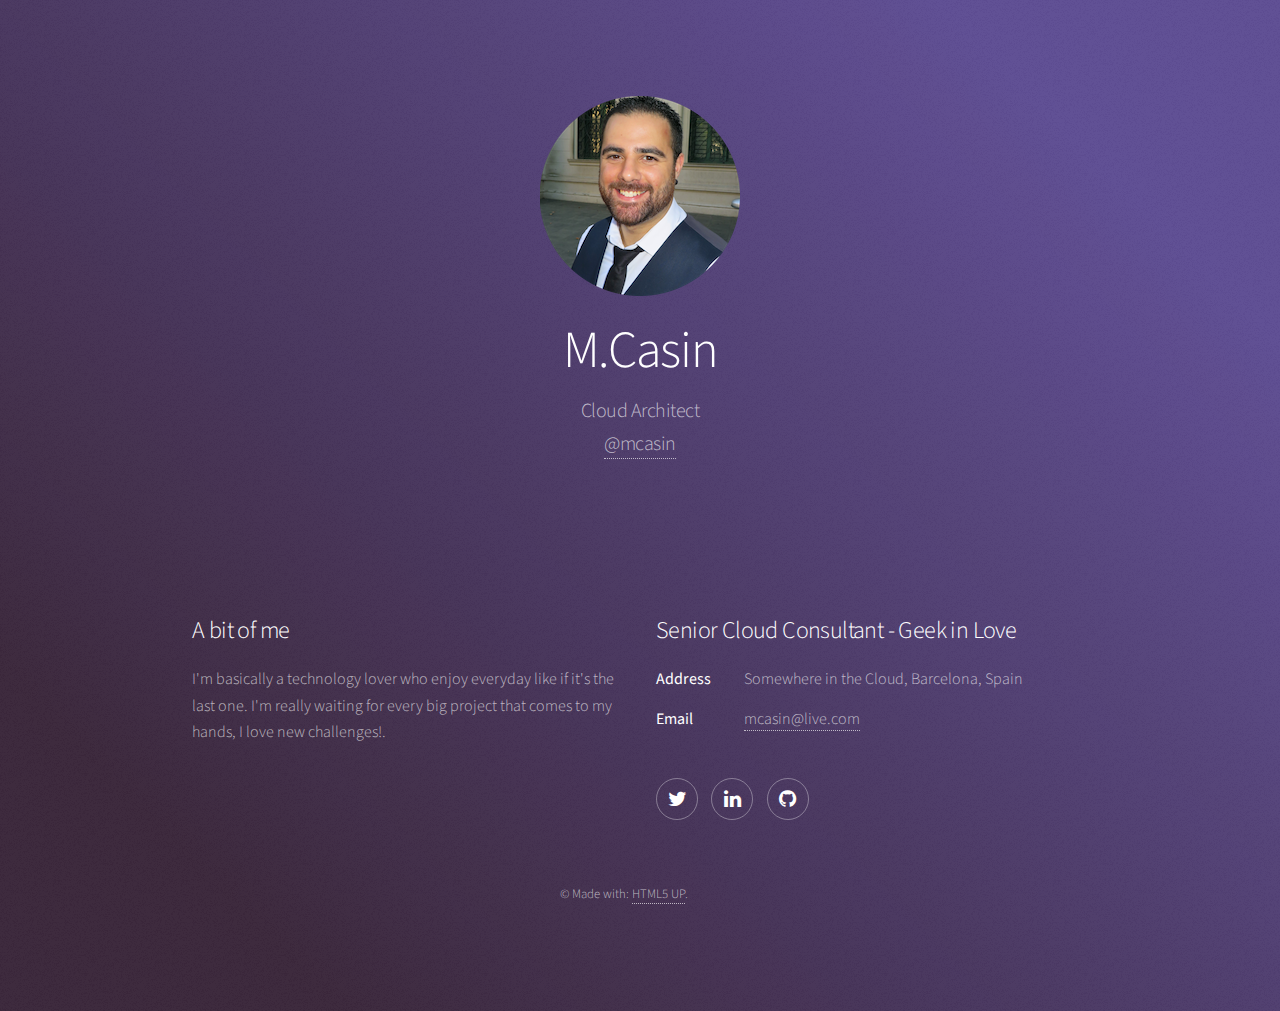
<file: index.html>
<!DOCTYPE HTML>
<!--
	MCasin
	mcasin.com | @marc_casin
	Free for personal and commercial use under the CCA 3.0 license (html5up.net/license)
-->
<html>
	<head>
		<title>M.Casin Cloud Architect</title>
		<meta charset="utf-8" />
		<meta name="viewport" content="width=device-width, initial-scale=1" />
		<!--[if lte IE 8]><script src="assets/js/ie/html5shiv.js"></script><![endif]-->
		<link rel="stylesheet" href="assets/css/main.css" />
		<!--[if lte IE 9]><link rel="stylesheet" href="assets/css/ie9.css" /><![endif]-->
		<!--[if lte IE 8]><link rel="stylesheet" href="assets/css/ie8.css" /><![endif]-->
	</head>
	<body>

		<!-- Wrapper -->
			<div id="wrapper">

				<!-- Header -->
					<header id="header" class="alt">
						<span class="logo"><img src="images/webp.png" alt="Gorgeous :)" /></span>
						<h1>M.Casin</h1>
						<p>Cloud Architect<br />
						<a href="https://twitter.com/marc_casin">@mcasin</a></p>
					</header>

				<!-- Footer -->
					<footer id="footer">
						<section>
							<h2>A bit of me</h2>
							<p>I'm basically a technology lover who enjoy everyday like if it's the last one. I'm really waiting for every big project that comes to my hands, I love new challenges!.</p>
						</section>
						<section>
							<h2>Senior Cloud Consultant - Geek in Love</h2>
							<dl class="alt">
								<dt>Address</dt>
								<dd>Somewhere in the Cloud, Barcelona, Spain</dd>
								<dt>Email</dt>
								<dd><a href="#">mcasin@live.com</a></dd>
							</dl>
							<ul class="icons">
								<li><a href="https://twitter.com/marc_casin" class="icon fa-twitter alt"><span class="label">Twitter</span></a></li>
								<li><a href="https://www.linkedin.com/in/marc-casin-martinez-a80a7332?trk=hp-identity-name" class="icon fa-linkedin alt"><span class="label">Linkedin</span></a></li>
								<li><a href="https://github.com/mcasin" class="icon fa-github alt"><span class="label">GitHub</span></a></li>
							</ul>
						</section>
						<p class="copyright">&copy; Made with: <a href="https://html5up.net">HTML5 UP</a>.</p>
					</footer>

			</div>

		<!-- Scripts -->
			<script src="assets/js/jquery.min.js"></script>
			<script src="assets/js/jquery.scrollex.min.js"></script>
			<script src="assets/js/jquery.scrolly.min.js"></script>
			<script src="assets/js/skel.min.js"></script>
			<script src="assets/js/util.js"></script>
			<!--[if lte IE 8]><script src="assets/js/ie/respond.min.js"></script><![endif]-->
			<script src="assets/js/main.js"></script>

	</body>
</html>
</file>
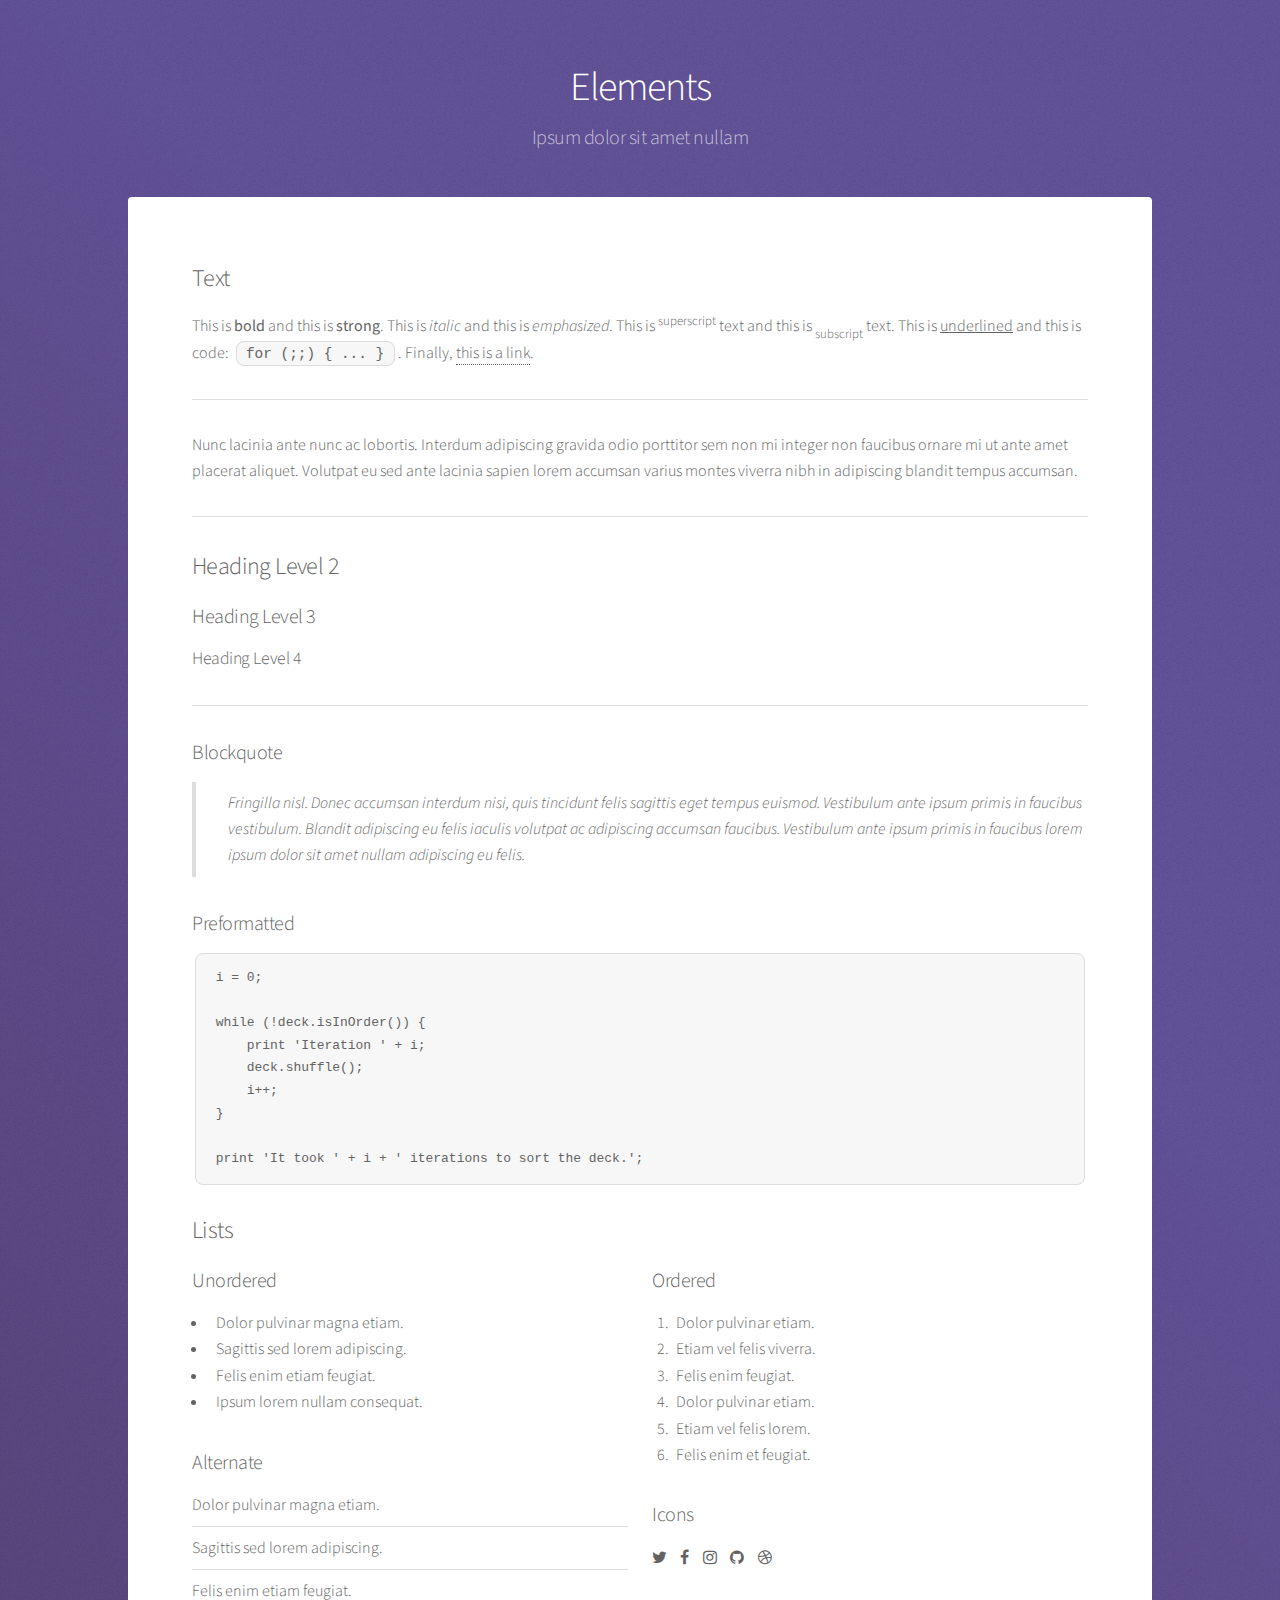
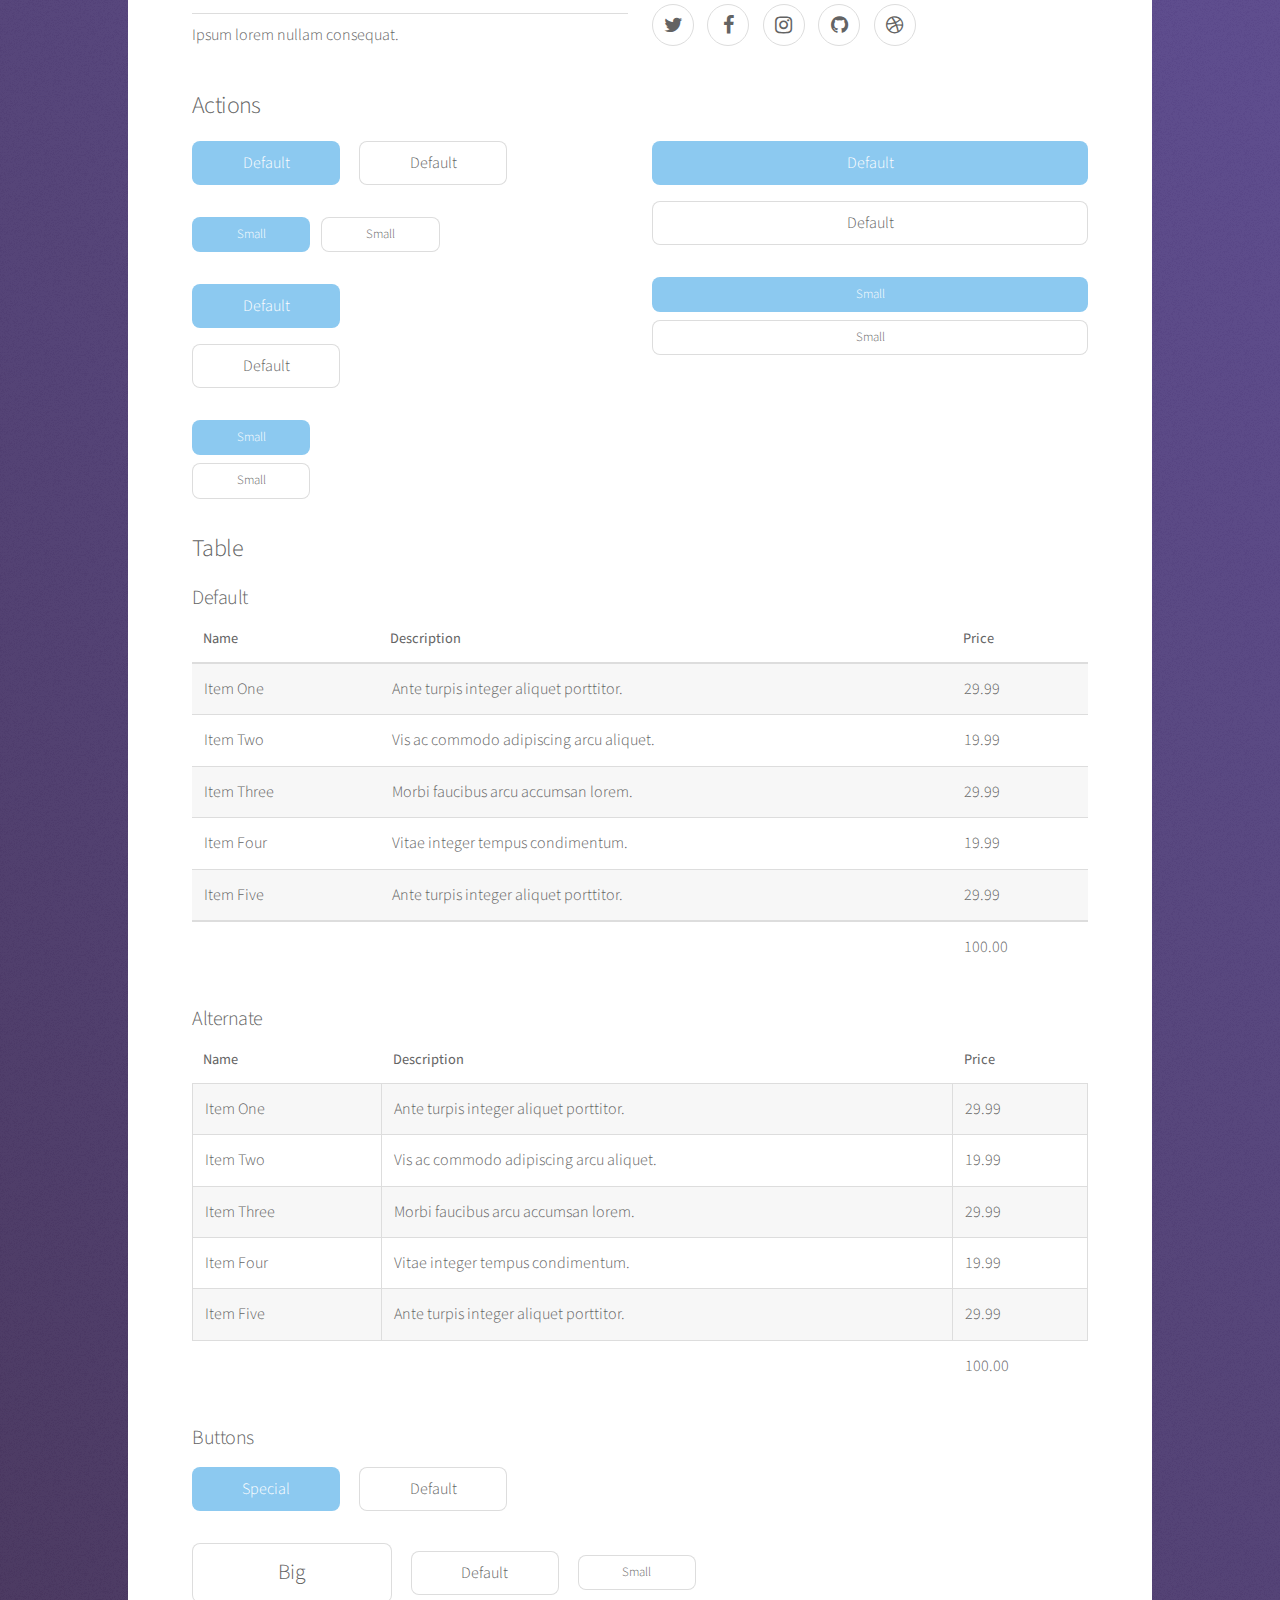
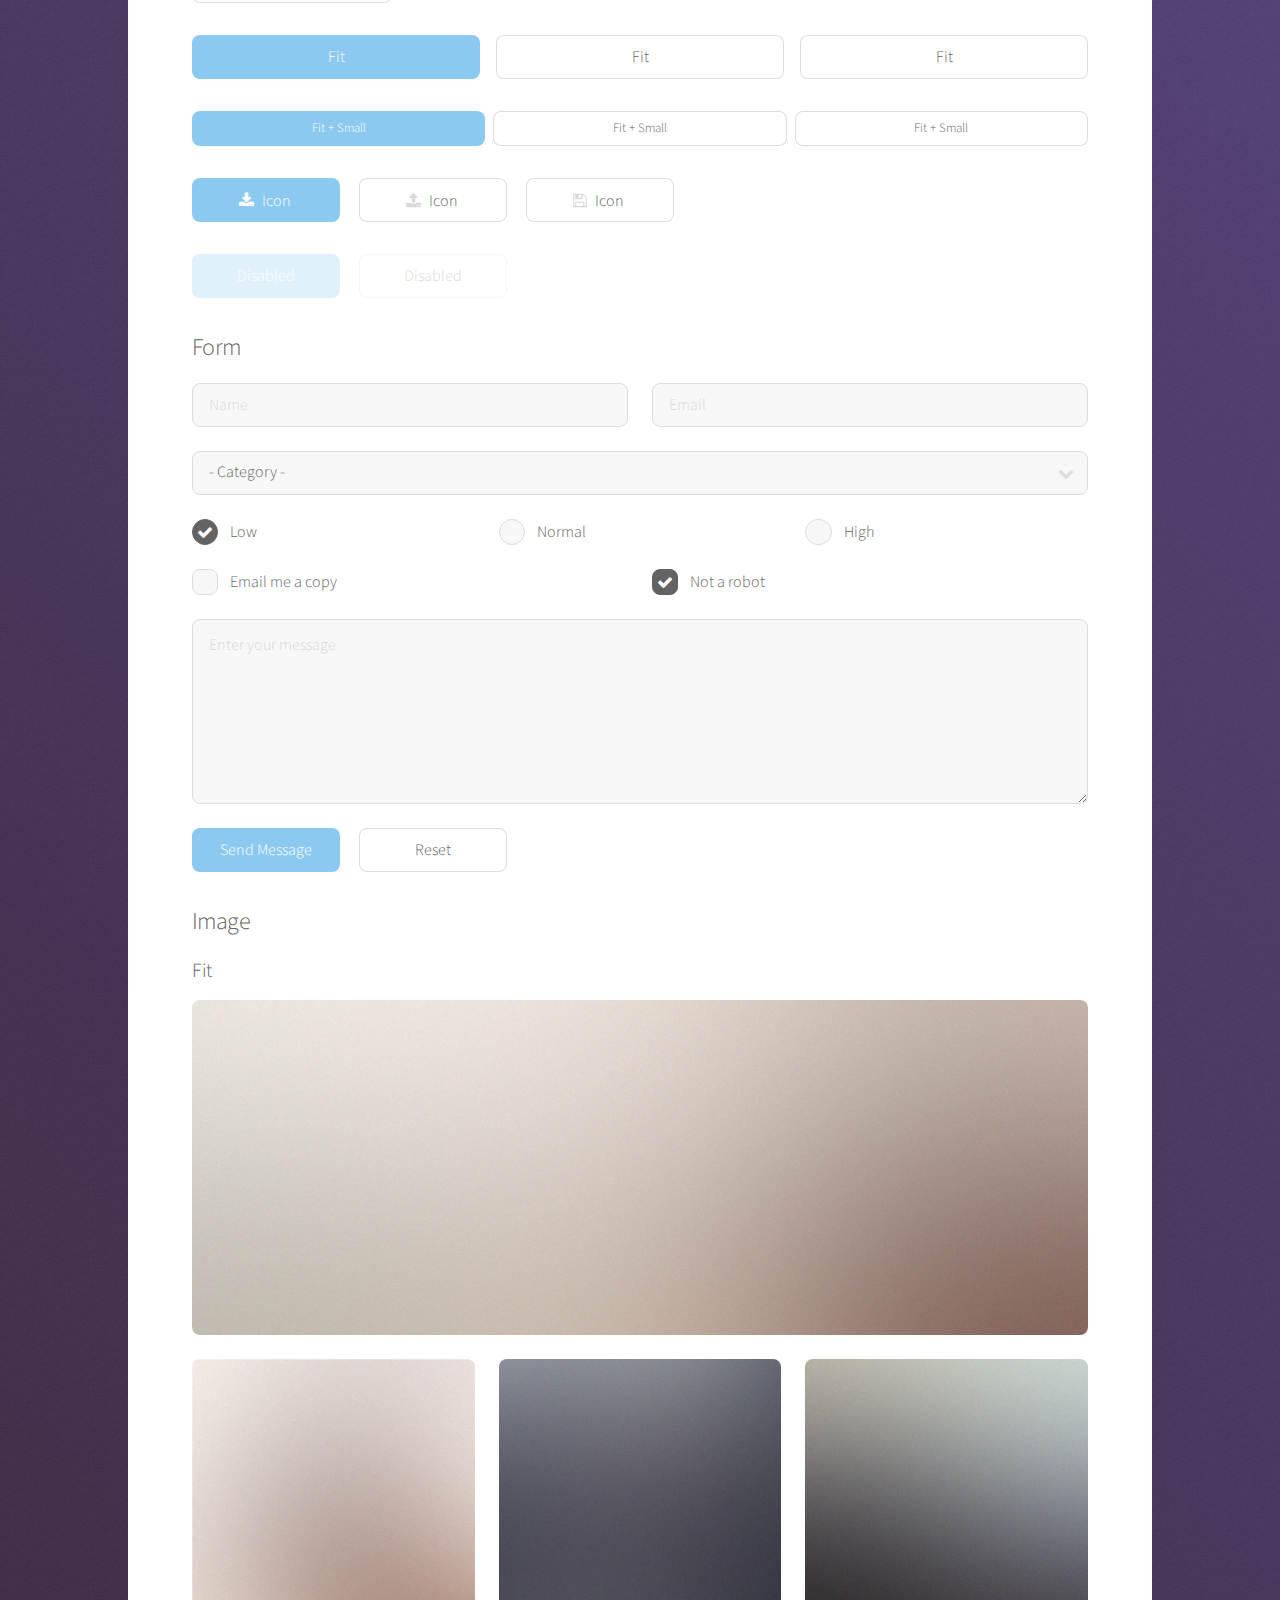
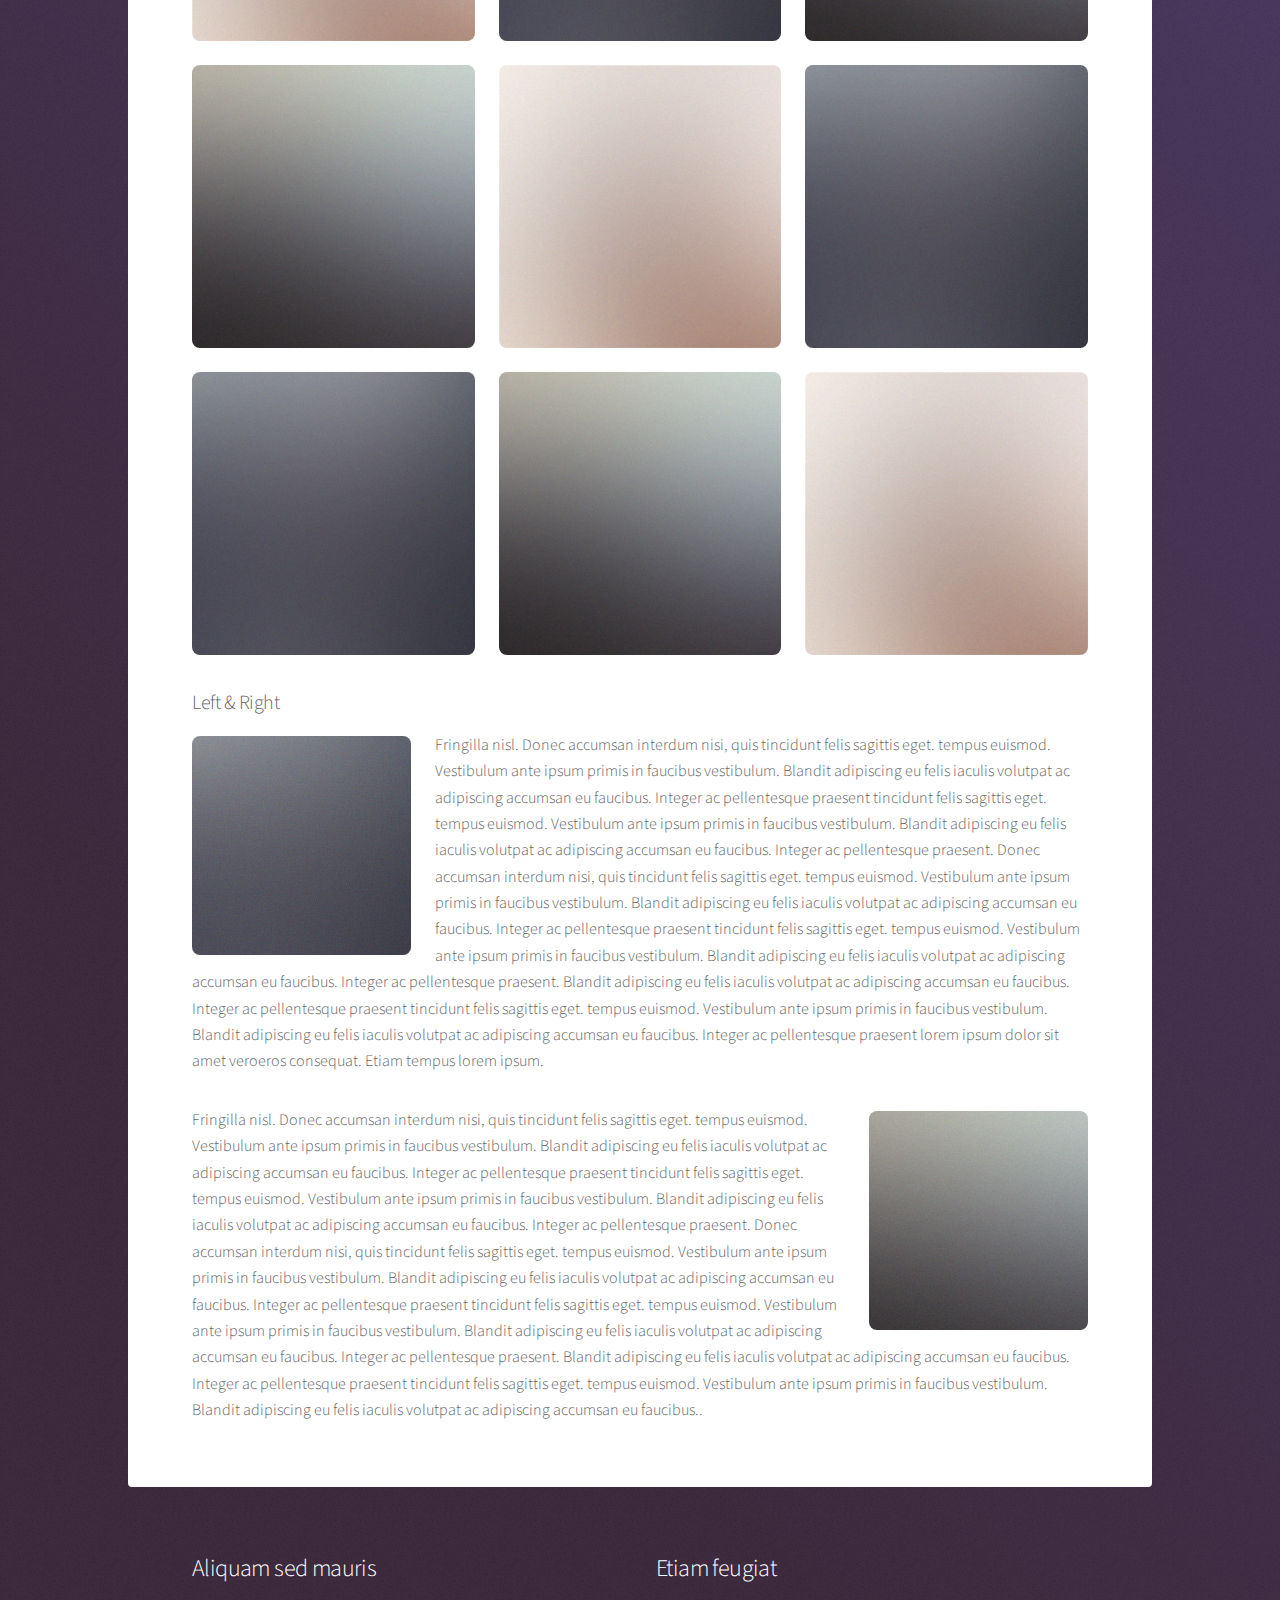
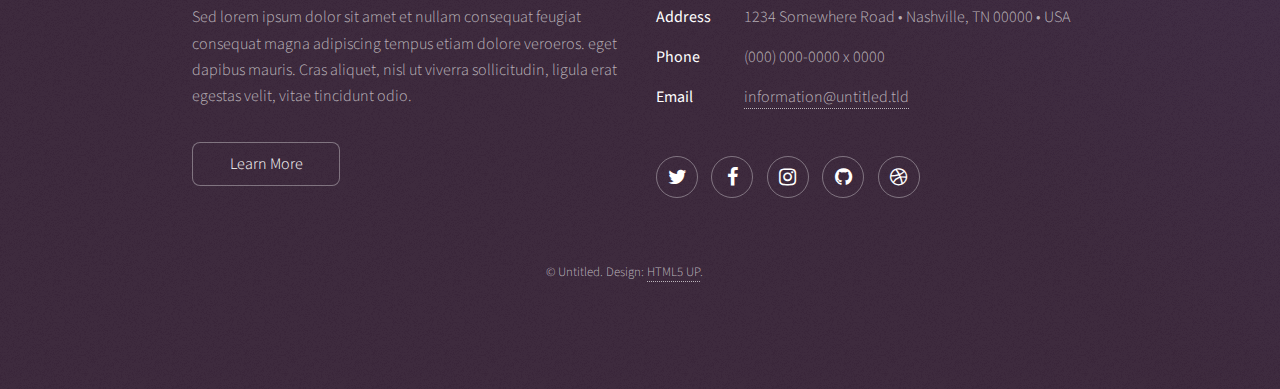
<file: elements.html>
<!DOCTYPE HTML>
<!--
	Stellar by HTML5 UP
	html5up.net | @ajlkn
	Free for personal and commercial use under the CCA 3.0 license (html5up.net/license)
-->
<html>
	<head>
		<title>Elements - Stellar by HTML5 UP</title>
		<meta charset="utf-8" />
		<meta name="viewport" content="width=device-width, initial-scale=1" />
		<!--[if lte IE 8]><script src="assets/js/ie/html5shiv.js"></script><![endif]-->
		<link rel="stylesheet" href="assets/css/main.css" />
		<!--[if lte IE 9]><link rel="stylesheet" href="assets/css/ie9.css" /><![endif]-->
		<!--[if lte IE 8]><link rel="stylesheet" href="assets/css/ie8.css" /><![endif]-->
	</head>
	<body>

		<!-- Wrapper -->
			<div id="wrapper">

				<!-- Header -->
					<header id="header">
						<h1>Elements</h1>
						<p>Ipsum dolor sit amet nullam</p>
					</header>

				<!-- Main -->
					<div id="main">

						<!-- Content -->
							<section id="content" class="main">

								<!-- Text -->
									<section>
										<h2>Text</h2>
										<p>This is <b>bold</b> and this is <strong>strong</strong>. This is <i>italic</i> and this is <em>emphasized</em>.
										This is <sup>superscript</sup> text and this is <sub>subscript</sub> text.
										This is <u>underlined</u> and this is code: <code>for (;;) { ... }</code>. Finally, <a href="#">this is a link</a>.</p>
										<hr />
										<p>Nunc lacinia ante nunc ac lobortis. Interdum adipiscing gravida odio porttitor sem non mi integer non faucibus ornare mi ut ante amet placerat aliquet. Volutpat eu sed ante lacinia sapien lorem accumsan varius montes viverra nibh in adipiscing blandit tempus accumsan.</p>
										<hr />
										<h2>Heading Level 2</h2>
										<h3>Heading Level 3</h3>
										<h4>Heading Level 4</h4>
										<hr />
										<h3>Blockquote</h3>
										<blockquote>Fringilla nisl. Donec accumsan interdum nisi, quis tincidunt felis sagittis eget tempus euismod. Vestibulum ante ipsum primis in faucibus vestibulum. Blandit adipiscing eu felis iaculis volutpat ac adipiscing accumsan faucibus. Vestibulum ante ipsum primis in faucibus lorem ipsum dolor sit amet nullam adipiscing eu felis.</blockquote>
										<h3>Preformatted</h3>
										<pre><code>i = 0;

while (!deck.isInOrder()) {
    print 'Iteration ' + i;
    deck.shuffle();
    i++;
}

print 'It took ' + i + ' iterations to sort the deck.';</code></pre>
									</section>

								<!-- Lists -->
									<section>
										<h2>Lists</h2>
										<div class="row">
											<div class="6u 12u$(medium)">
												<h3>Unordered</h3>
												<ul>
													<li>Dolor pulvinar magna etiam.</li>
													<li>Sagittis sed lorem adipiscing.</li>
													<li>Felis enim etiam feugiat.</li>
													<li>Ipsum lorem nullam consequat.</li>
												</ul>
												<h3>Alternate</h3>
												<ul class="alt">
													<li>Dolor pulvinar magna etiam.</li>
													<li>Sagittis sed lorem adipiscing.</li>
													<li>Felis enim etiam feugiat.</li>
													<li>Ipsum lorem nullam consequat.</li>
												</ul>
											</div>
											<div class="6u$ 12u$(medium)">
												<h3>Ordered</h3>
												<ol>
													<li>Dolor pulvinar etiam.</li>
													<li>Etiam vel felis viverra.</li>
													<li>Felis enim feugiat.</li>
													<li>Dolor pulvinar etiam.</li>
													<li>Etiam vel felis lorem.</li>
													<li>Felis enim et feugiat.</li>
												</ol>
												<h3>Icons</h3>
												<ul class="icons">
													<li><a href="#" class="icon fa-twitter"><span class="label">Twitter</span></a></li>
													<li><a href="#" class="icon fa-facebook"><span class="label">Facebook</span></a></li>
													<li><a href="#" class="icon fa-instagram"><span class="label">Instagram</span></a></li>
													<li><a href="#" class="icon fa-github"><span class="label">GitHub</span></a></li>
													<li><a href="#" class="icon fa-dribbble"><span class="label">Dribbble</span></a></li>
												</ul>
												<ul class="icons">
													<li><a href="#" class="icon alt fa-twitter"><span class="label">Twitter</span></a></li>
													<li><a href="#" class="icon alt fa-facebook"><span class="label">Facebook</span></a></li>
													<li><a href="#" class="icon alt fa-instagram"><span class="label">Instagram</span></a></li>
													<li><a href="#" class="icon alt fa-github"><span class="label">GitHub</span></a></li>
													<li><a href="#" class="icon alt fa-dribbble"><span class="label">Dribbble</span></a></li>
												</ul>
											</div>
										</div>
										<h2>Actions</h2>
										<div class="row">
											<div class="6u 12u$(medium)">
												<ul class="actions">
													<li><a href="#" class="button special">Default</a></li>
													<li><a href="#" class="button">Default</a></li>
												</ul>
												<ul class="actions small">
													<li><a href="#" class="button special small">Small</a></li>
													<li><a href="#" class="button small">Small</a></li>
												</ul>
												<ul class="actions vertical">
													<li><a href="#" class="button special">Default</a></li>
													<li><a href="#" class="button">Default</a></li>
												</ul>
												<ul class="actions vertical small">
													<li><a href="#" class="button special small">Small</a></li>
													<li><a href="#" class="button small">Small</a></li>
												</ul>
											</div>
											<div class="6u 12u$(medium)">
												<ul class="actions vertical">
													<li><a href="#" class="button special fit">Default</a></li>
													<li><a href="#" class="button fit">Default</a></li>
												</ul>
												<ul class="actions vertical small">
													<li><a href="#" class="button special small fit">Small</a></li>
													<li><a href="#" class="button small fit">Small</a></li>
												</ul>
											</div>
										</div>
									</section>

								<!-- Table -->
									<section>
										<h2>Table</h2>
										<h3>Default</h3>
										<div class="table-wrapper">
											<table>
												<thead>
													<tr>
														<th>Name</th>
														<th>Description</th>
														<th>Price</th>
													</tr>
												</thead>
												<tbody>
													<tr>
														<td>Item One</td>
														<td>Ante turpis integer aliquet porttitor.</td>
														<td>29.99</td>
													</tr>
													<tr>
														<td>Item Two</td>
														<td>Vis ac commodo adipiscing arcu aliquet.</td>
														<td>19.99</td>
													</tr>
													<tr>
														<td>Item Three</td>
														<td> Morbi faucibus arcu accumsan lorem.</td>
														<td>29.99</td>
													</tr>
													<tr>
														<td>Item Four</td>
														<td>Vitae integer tempus condimentum.</td>
														<td>19.99</td>
													</tr>
													<tr>
														<td>Item Five</td>
														<td>Ante turpis integer aliquet porttitor.</td>
														<td>29.99</td>
													</tr>
												</tbody>
												<tfoot>
													<tr>
														<td colspan="2"></td>
														<td>100.00</td>
													</tr>
												</tfoot>
											</table>
										</div>

										<h3>Alternate</h3>
										<div class="table-wrapper">
											<table class="alt">
												<thead>
													<tr>
														<th>Name</th>
														<th>Description</th>
														<th>Price</th>
													</tr>
												</thead>
												<tbody>
													<tr>
														<td>Item One</td>
														<td>Ante turpis integer aliquet porttitor.</td>
														<td>29.99</td>
													</tr>
													<tr>
														<td>Item Two</td>
														<td>Vis ac commodo adipiscing arcu aliquet.</td>
														<td>19.99</td>
													</tr>
													<tr>
														<td>Item Three</td>
														<td> Morbi faucibus arcu accumsan lorem.</td>
														<td>29.99</td>
													</tr>
													<tr>
														<td>Item Four</td>
														<td>Vitae integer tempus condimentum.</td>
														<td>19.99</td>
													</tr>
													<tr>
														<td>Item Five</td>
														<td>Ante turpis integer aliquet porttitor.</td>
														<td>29.99</td>
													</tr>
												</tbody>
												<tfoot>
													<tr>
														<td colspan="2"></td>
														<td>100.00</td>
													</tr>
												</tfoot>
											</table>
										</div>
									</section>

								<!-- Buttons -->
									<section>
										<h3>Buttons</h3>
										<ul class="actions">
											<li><a href="#" class="button special">Special</a></li>
											<li><a href="#" class="button">Default</a></li>
										</ul>
										<ul class="actions">
											<li><a href="#" class="button big">Big</a></li>
											<li><a href="#" class="button">Default</a></li>
											<li><a href="#" class="button small">Small</a></li>
										</ul>
										<ul class="actions fit">
											<li><a href="#" class="button special fit">Fit</a></li>
											<li><a href="#" class="button fit">Fit</a></li>
											<li><a href="#" class="button fit">Fit</a></li>
										</ul>
										<ul class="actions fit small">
											<li><a href="#" class="button special fit small">Fit + Small</a></li>
											<li><a href="#" class="button fit small">Fit + Small</a></li>
											<li><a href="#" class="button fit small">Fit + Small</a></li>
										</ul>
										<ul class="actions">
											<li><a href="#" class="button special icon fa-download">Icon</a></li>
											<li><a href="#" class="button icon fa-upload">Icon</a></li>
											<li><a href="#" class="button icon fa-save">Icon</a></li>
										</ul>
										<ul class="actions">
											<li><span class="button special disabled">Disabled</span></li>
											<li><span class="button disabled">Disabled</span></li>
										</ul>
									</section>

								<!-- Form -->
									<section>
										<h2>Form</h2>
										<form method="post" action="#">
											<div class="row uniform">
												<div class="6u 12u$(xsmall)">
													<input type="text" name="demo-name" id="demo-name" value="" placeholder="Name" />
												</div>
												<div class="6u$ 12u$(xsmall)">
													<input type="email" name="demo-email" id="demo-email" value="" placeholder="Email" />
												</div>
												<div class="12u$">
													<div class="select-wrapper">
														<select name="demo-category" id="demo-category">
															<option value="">- Category -</option>
															<option value="1">Manufacturing</option>
															<option value="1">Shipping</option>
															<option value="1">Administration</option>
															<option value="1">Human Resources</option>
														</select>
													</div>
												</div>
												<div class="4u 12u$(small)">
													<input type="radio" id="demo-priority-low" name="demo-priority" checked>
													<label for="demo-priority-low">Low</label>
												</div>
												<div class="4u 12u$(small)">
													<input type="radio" id="demo-priority-normal" name="demo-priority">
													<label for="demo-priority-normal">Normal</label>
												</div>
												<div class="4u$ 12u$(small)">
													<input type="radio" id="demo-priority-high" name="demo-priority">
													<label for="demo-priority-high">High</label>
												</div>
												<div class="6u 12u$(small)">
													<input type="checkbox" id="demo-copy" name="demo-copy">
													<label for="demo-copy">Email me a copy</label>
												</div>
												<div class="6u$ 12u$(small)">
													<input type="checkbox" id="demo-human" name="demo-human" checked>
													<label for="demo-human">Not a robot</label>
												</div>
												<div class="12u$">
													<textarea name="demo-message" id="demo-message" placeholder="Enter your message" rows="6"></textarea>
												</div>
												<div class="12u$">
													<ul class="actions">
														<li><input type="submit" value="Send Message" class="special" /></li>
														<li><input type="reset" value="Reset" /></li>
													</ul>
												</div>
											</div>
										</form>
									</section>

								<!-- Image -->
									<section>
										<h2>Image</h2>
										<h3>Fit</h3>
										<div class="box alt">
											<div class="row uniform">
												<div class="12u$"><span class="image fit"><img src="images/pic04.jpg" alt="" /></span></div>
												<div class="4u"><span class="image fit"><img src="images/pic01.jpg" alt="" /></span></div>
												<div class="4u"><span class="image fit"><img src="images/pic02.jpg" alt="" /></span></div>
												<div class="4u$"><span class="image fit"><img src="images/pic03.jpg" alt="" /></span></div>
												<div class="4u"><span class="image fit"><img src="images/pic03.jpg" alt="" /></span></div>
												<div class="4u"><span class="image fit"><img src="images/pic01.jpg" alt="" /></span></div>
												<div class="4u$"><span class="image fit"><img src="images/pic02.jpg" alt="" /></span></div>
												<div class="4u"><span class="image fit"><img src="images/pic02.jpg" alt="" /></span></div>
												<div class="4u"><span class="image fit"><img src="images/pic03.jpg" alt="" /></span></div>
												<div class="4u$"><span class="image fit"><img src="images/pic01.jpg" alt="" /></span></div>
											</div>
										</div>
										<h3>Left &amp; Right</h3>
										<p><span class="image left"><img src="images/pic05.jpg" alt="" /></span>Fringilla nisl. Donec accumsan interdum nisi, quis tincidunt felis sagittis eget. tempus euismod. Vestibulum ante ipsum primis in faucibus vestibulum. Blandit adipiscing eu felis iaculis volutpat ac adipiscing accumsan eu faucibus. Integer ac pellentesque praesent tincidunt felis sagittis eget. tempus euismod. Vestibulum ante ipsum primis in faucibus vestibulum. Blandit adipiscing eu felis iaculis volutpat ac adipiscing accumsan eu faucibus. Integer ac pellentesque praesent. Donec accumsan interdum nisi, quis tincidunt felis sagittis eget. tempus euismod. Vestibulum ante ipsum primis in faucibus vestibulum. Blandit adipiscing eu felis iaculis volutpat ac adipiscing accumsan eu faucibus. Integer ac pellentesque praesent tincidunt felis sagittis eget. tempus euismod. Vestibulum ante ipsum primis in faucibus vestibulum. Blandit adipiscing eu felis iaculis volutpat ac adipiscing accumsan eu faucibus. Integer ac pellentesque praesent. Blandit adipiscing eu felis iaculis volutpat ac adipiscing accumsan eu faucibus. Integer ac pellentesque praesent tincidunt felis sagittis eget. tempus euismod. Vestibulum ante ipsum primis in faucibus vestibulum. Blandit adipiscing eu felis iaculis volutpat ac adipiscing accumsan eu faucibus. Integer ac pellentesque praesent lorem ipsum dolor sit amet veroeros consequat. Etiam tempus lorem ipsum.</p>
										<p><span class="image right"><img src="images/pic06.jpg" alt="" /></span>Fringilla nisl. Donec accumsan interdum nisi, quis tincidunt felis sagittis eget. tempus euismod. Vestibulum ante ipsum primis in faucibus vestibulum. Blandit adipiscing eu felis iaculis volutpat ac adipiscing accumsan eu faucibus. Integer ac pellentesque praesent tincidunt felis sagittis eget. tempus euismod. Vestibulum ante ipsum primis in faucibus vestibulum. Blandit adipiscing eu felis iaculis volutpat ac adipiscing accumsan eu faucibus. Integer ac pellentesque praesent. Donec accumsan interdum nisi, quis tincidunt felis sagittis eget. tempus euismod. Vestibulum ante ipsum primis in faucibus vestibulum. Blandit adipiscing eu felis iaculis volutpat ac adipiscing accumsan eu faucibus. Integer ac pellentesque praesent tincidunt felis sagittis eget. tempus euismod. Vestibulum ante ipsum primis in faucibus vestibulum. Blandit adipiscing eu felis iaculis volutpat ac adipiscing accumsan eu faucibus. Integer ac pellentesque praesent. Blandit adipiscing eu felis iaculis volutpat ac adipiscing accumsan eu faucibus. Integer ac pellentesque praesent tincidunt felis sagittis eget. tempus euismod. Vestibulum ante ipsum primis in faucibus vestibulum. Blandit adipiscing eu felis iaculis volutpat ac adipiscing accumsan eu faucibus..</p>
									</section>

							</section>

					</div>

				<!-- Footer -->
					<footer id="footer">
						<section>
							<h2>Aliquam sed mauris</h2>
							<p>Sed lorem ipsum dolor sit amet et nullam consequat feugiat consequat magna adipiscing tempus etiam dolore veroeros. eget dapibus mauris. Cras aliquet, nisl ut viverra sollicitudin, ligula erat egestas velit, vitae tincidunt odio.</p>
							<ul class="actions">
								<li><a href="#" class="button">Learn More</a></li>
							</ul>
						</section>
						<section>
							<h2>Etiam feugiat</h2>
							<dl class="alt">
								<dt>Address</dt>
								<dd>1234 Somewhere Road &bull; Nashville, TN 00000 &bull; USA</dd>
								<dt>Phone</dt>
								<dd>(000) 000-0000 x 0000</dd>
								<dt>Email</dt>
								<dd><a href="#">information@untitled.tld</a></dd>
							</dl>
							<ul class="icons">
								<li><a href="#" class="icon fa-twitter alt"><span class="label">Twitter</span></a></li>
								<li><a href="#" class="icon fa-facebook alt"><span class="label">Facebook</span></a></li>
								<li><a href="#" class="icon fa-instagram alt"><span class="label">Instagram</span></a></li>
								<li><a href="#" class="icon fa-github alt"><span class="label">GitHub</span></a></li>
								<li><a href="#" class="icon fa-dribbble alt"><span class="label">Dribbble</span></a></li>
							</ul>
						</section>
						<p class="copyright">&copy; Untitled. Design: <a href="https://html5up.net">HTML5 UP</a>.</p>
					</footer>

			</div>

		<!-- Scripts -->
			<script src="assets/js/jquery.min.js"></script>
			<script src="assets/js/jquery.scrollex.min.js"></script>
			<script src="assets/js/jquery.scrolly.min.js"></script>
			<script src="assets/js/skel.min.js"></script>
			<script src="assets/js/util.js"></script>
			<!--[if lte IE 8]><script src="assets/js/ie/respond.min.js"></script><![endif]-->
			<script src="assets/js/main.js"></script>

	</body>
</html>
</file>
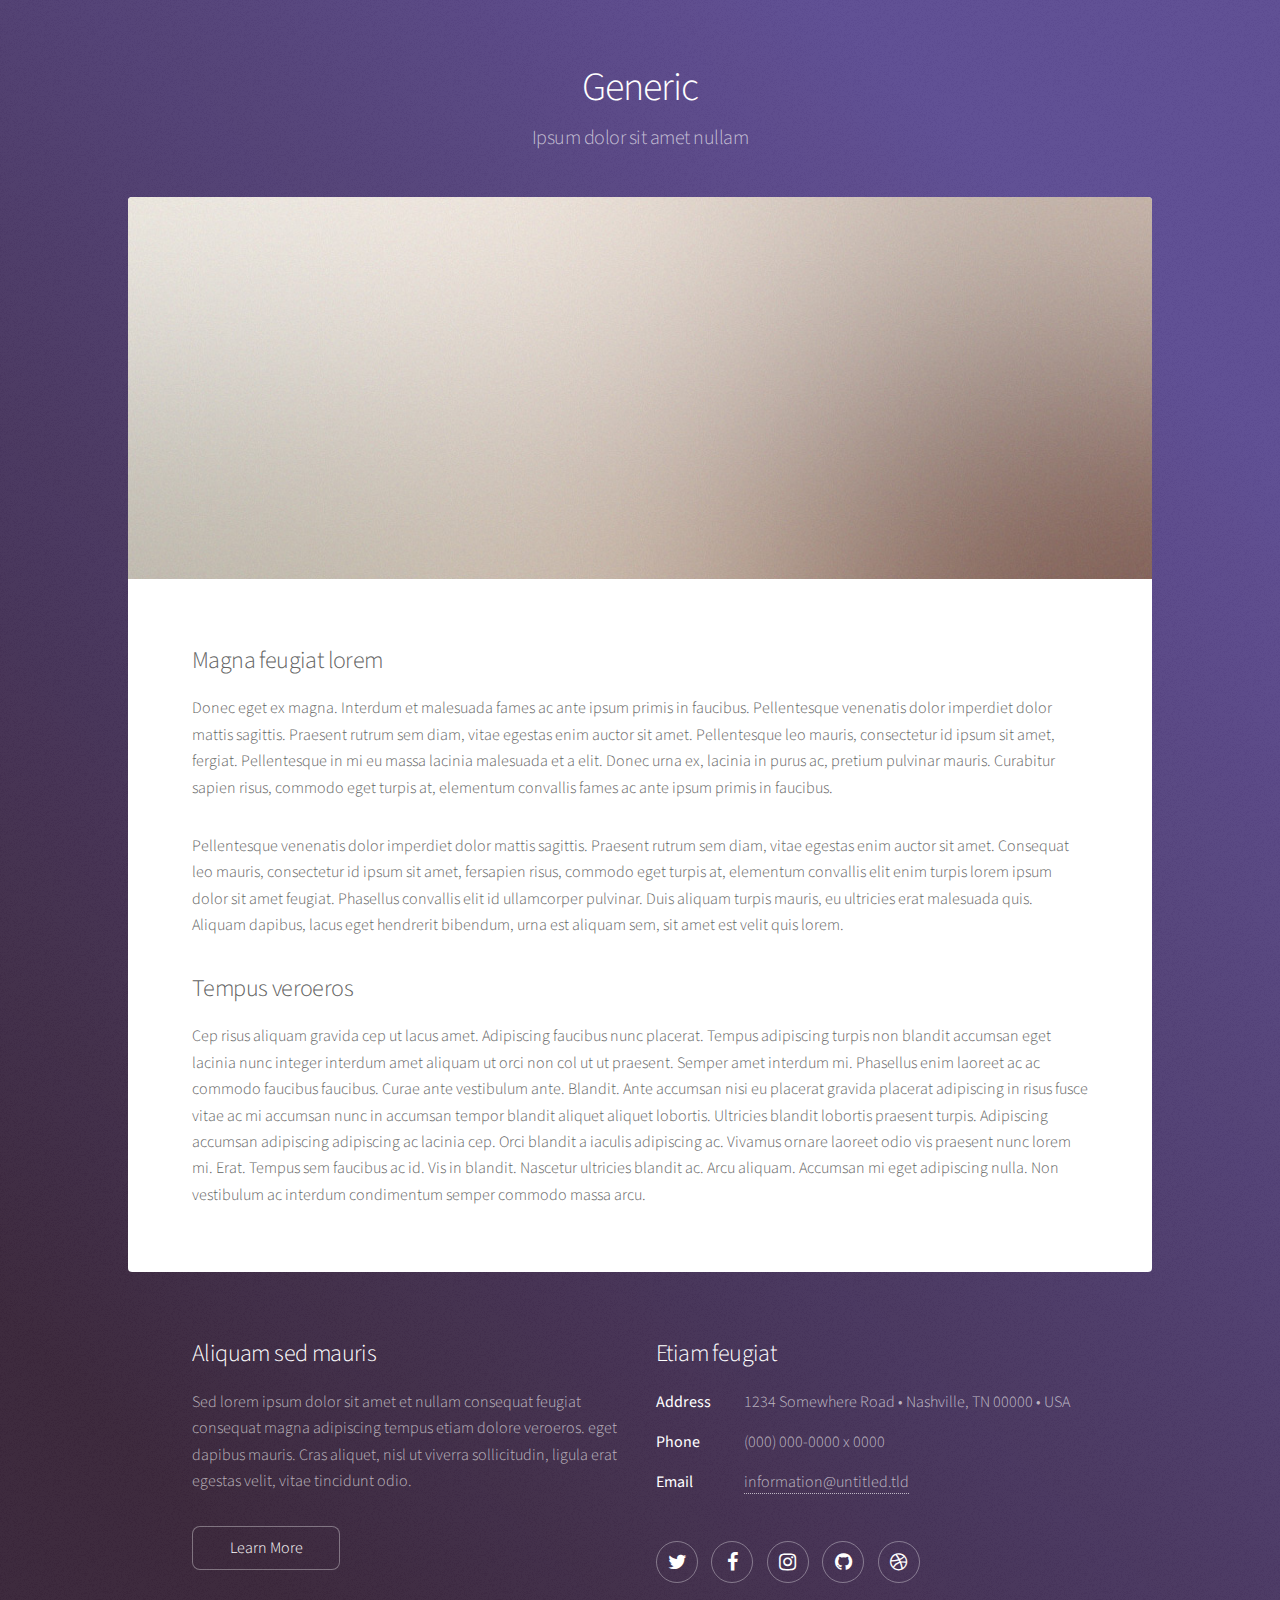
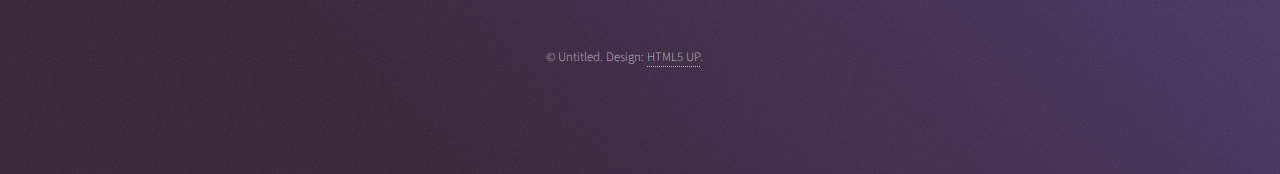
<file: generic.html>
<!DOCTYPE HTML>
<!--
	Stellar by HTML5 UP
	html5up.net | @ajlkn
	Free for personal and commercial use under the CCA 3.0 license (html5up.net/license)
-->
<html>
	<head>
		<title>Generic - Stellar by HTML5 UP</title>
		<meta charset="utf-8" />
		<meta name="viewport" content="width=device-width, initial-scale=1" />
		<!--[if lte IE 8]><script src="assets/js/ie/html5shiv.js"></script><![endif]-->
		<link rel="stylesheet" href="assets/css/main.css" />
		<!--[if lte IE 9]><link rel="stylesheet" href="assets/css/ie9.css" /><![endif]-->
		<!--[if lte IE 8]><link rel="stylesheet" href="assets/css/ie8.css" /><![endif]-->
	</head>
	<body>

		<!-- Wrapper -->
			<div id="wrapper">

				<!-- Header -->
					<header id="header">
						<h1>Generic</h1>
						<p>Ipsum dolor sit amet nullam</p>
					</header>

				<!-- Main -->
					<div id="main">

						<!-- Content -->
							<section id="content" class="main">
								<span class="image main"><img src="images/pic04.jpg" alt="" /></span>
								<h2>Magna feugiat lorem</h2>
								<p>Donec eget ex magna. Interdum et malesuada fames ac ante ipsum primis in faucibus. Pellentesque venenatis dolor imperdiet dolor mattis sagittis. Praesent rutrum sem diam, vitae egestas enim auctor sit amet. Pellentesque leo mauris, consectetur id ipsum sit amet, fergiat. Pellentesque in mi eu massa lacinia malesuada et a elit. Donec urna ex, lacinia in purus ac, pretium pulvinar mauris. Curabitur sapien risus, commodo eget turpis at, elementum convallis fames ac ante ipsum primis in faucibus.</p>
								<p>Pellentesque venenatis dolor imperdiet dolor mattis sagittis. Praesent rutrum sem diam, vitae egestas enim auctor sit amet. Consequat leo mauris, consectetur id ipsum sit amet, fersapien risus, commodo eget turpis at, elementum convallis elit enim turpis lorem ipsum dolor sit amet feugiat. Phasellus convallis elit id ullamcorper pulvinar. Duis aliquam turpis mauris, eu ultricies erat malesuada quis. Aliquam dapibus, lacus eget hendrerit bibendum, urna est aliquam sem, sit amet est velit quis lorem.</p>
								<h2>Tempus veroeros</h2>
								<p>Cep risus aliquam gravida cep ut lacus amet. Adipiscing faucibus nunc placerat. Tempus adipiscing turpis non blandit accumsan eget lacinia nunc integer interdum amet aliquam ut orci non col ut ut praesent. Semper amet interdum mi. Phasellus enim laoreet ac ac commodo faucibus faucibus. Curae ante vestibulum ante. Blandit. Ante accumsan nisi eu placerat gravida placerat adipiscing in risus fusce vitae ac mi accumsan nunc in accumsan tempor blandit aliquet aliquet lobortis. Ultricies blandit lobortis praesent turpis. Adipiscing accumsan adipiscing adipiscing ac lacinia cep. Orci blandit a iaculis adipiscing ac. Vivamus ornare laoreet odio vis praesent nunc lorem mi. Erat. Tempus sem faucibus ac id. Vis in blandit. Nascetur ultricies blandit ac. Arcu aliquam. Accumsan mi eget adipiscing nulla. Non vestibulum ac interdum condimentum semper commodo massa arcu.</p>
							</section>

					</div>

				<!-- Footer -->
					<footer id="footer">
						<section>
							<h2>Aliquam sed mauris</h2>
							<p>Sed lorem ipsum dolor sit amet et nullam consequat feugiat consequat magna adipiscing tempus etiam dolore veroeros. eget dapibus mauris. Cras aliquet, nisl ut viverra sollicitudin, ligula erat egestas velit, vitae tincidunt odio.</p>
							<ul class="actions">
								<li><a href="#" class="button">Learn More</a></li>
							</ul>
						</section>
						<section>
							<h2>Etiam feugiat</h2>
							<dl class="alt">
								<dt>Address</dt>
								<dd>1234 Somewhere Road &bull; Nashville, TN 00000 &bull; USA</dd>
								<dt>Phone</dt>
								<dd>(000) 000-0000 x 0000</dd>
								<dt>Email</dt>
								<dd><a href="#">information@untitled.tld</a></dd>
							</dl>
							<ul class="icons">
								<li><a href="#" class="icon fa-twitter alt"><span class="label">Twitter</span></a></li>
								<li><a href="#" class="icon fa-facebook alt"><span class="label">Facebook</span></a></li>
								<li><a href="#" class="icon fa-instagram alt"><span class="label">Instagram</span></a></li>
								<li><a href="#" class="icon fa-github alt"><span class="label">GitHub</span></a></li>
								<li><a href="#" class="icon fa-dribbble alt"><span class="label">Dribbble</span></a></li>
							</ul>
						</section>
						<p class="copyright">&copy; Untitled. Design: <a href="https://html5up.net">HTML5 UP</a>.</p>
					</footer>

			</div>

		<!-- Scripts -->
			<script src="assets/js/jquery.min.js"></script>
			<script src="assets/js/jquery.scrollex.min.js"></script>
			<script src="assets/js/jquery.scrolly.min.js"></script>
			<script src="assets/js/skel.min.js"></script>
			<script src="assets/js/util.js"></script>
			<!--[if lte IE 8]><script src="assets/js/ie/respond.min.js"></script><![endif]-->
			<script src="assets/js/main.js"></script>

	</body>
</html>
</file>
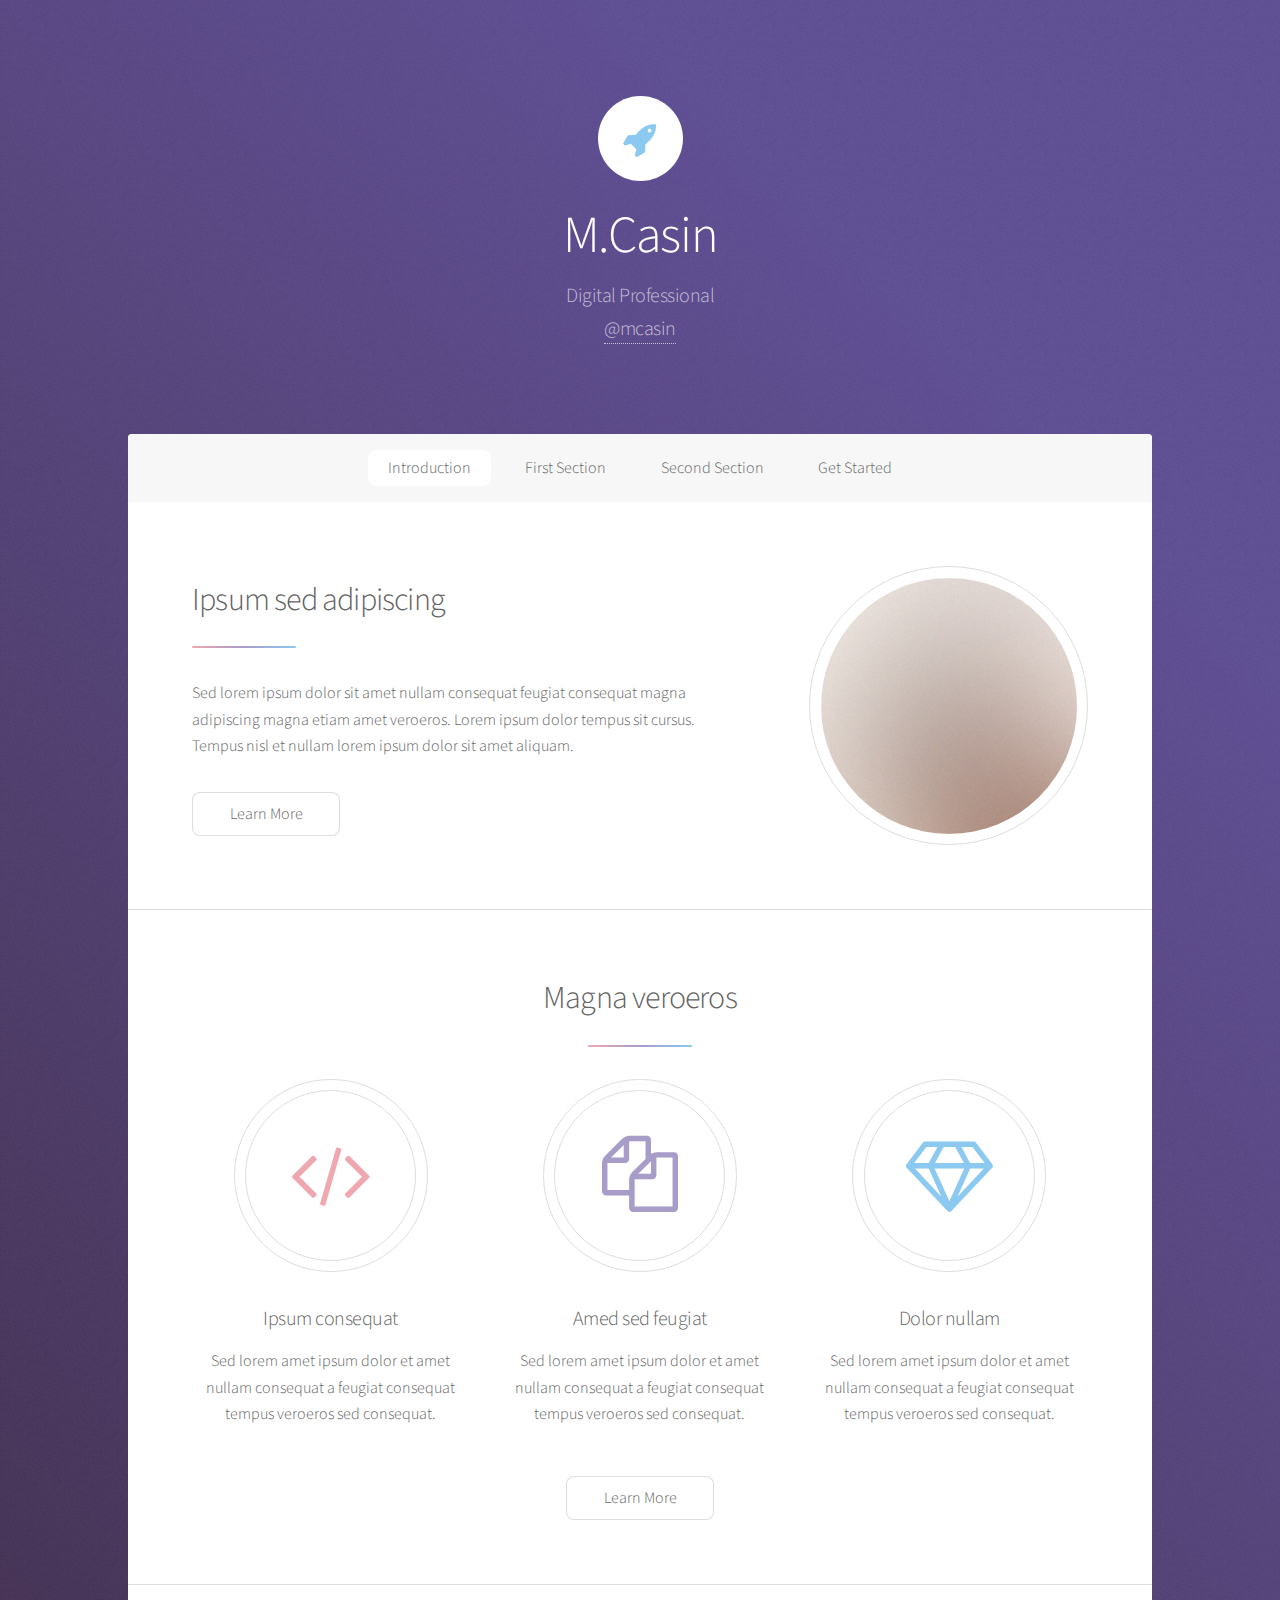
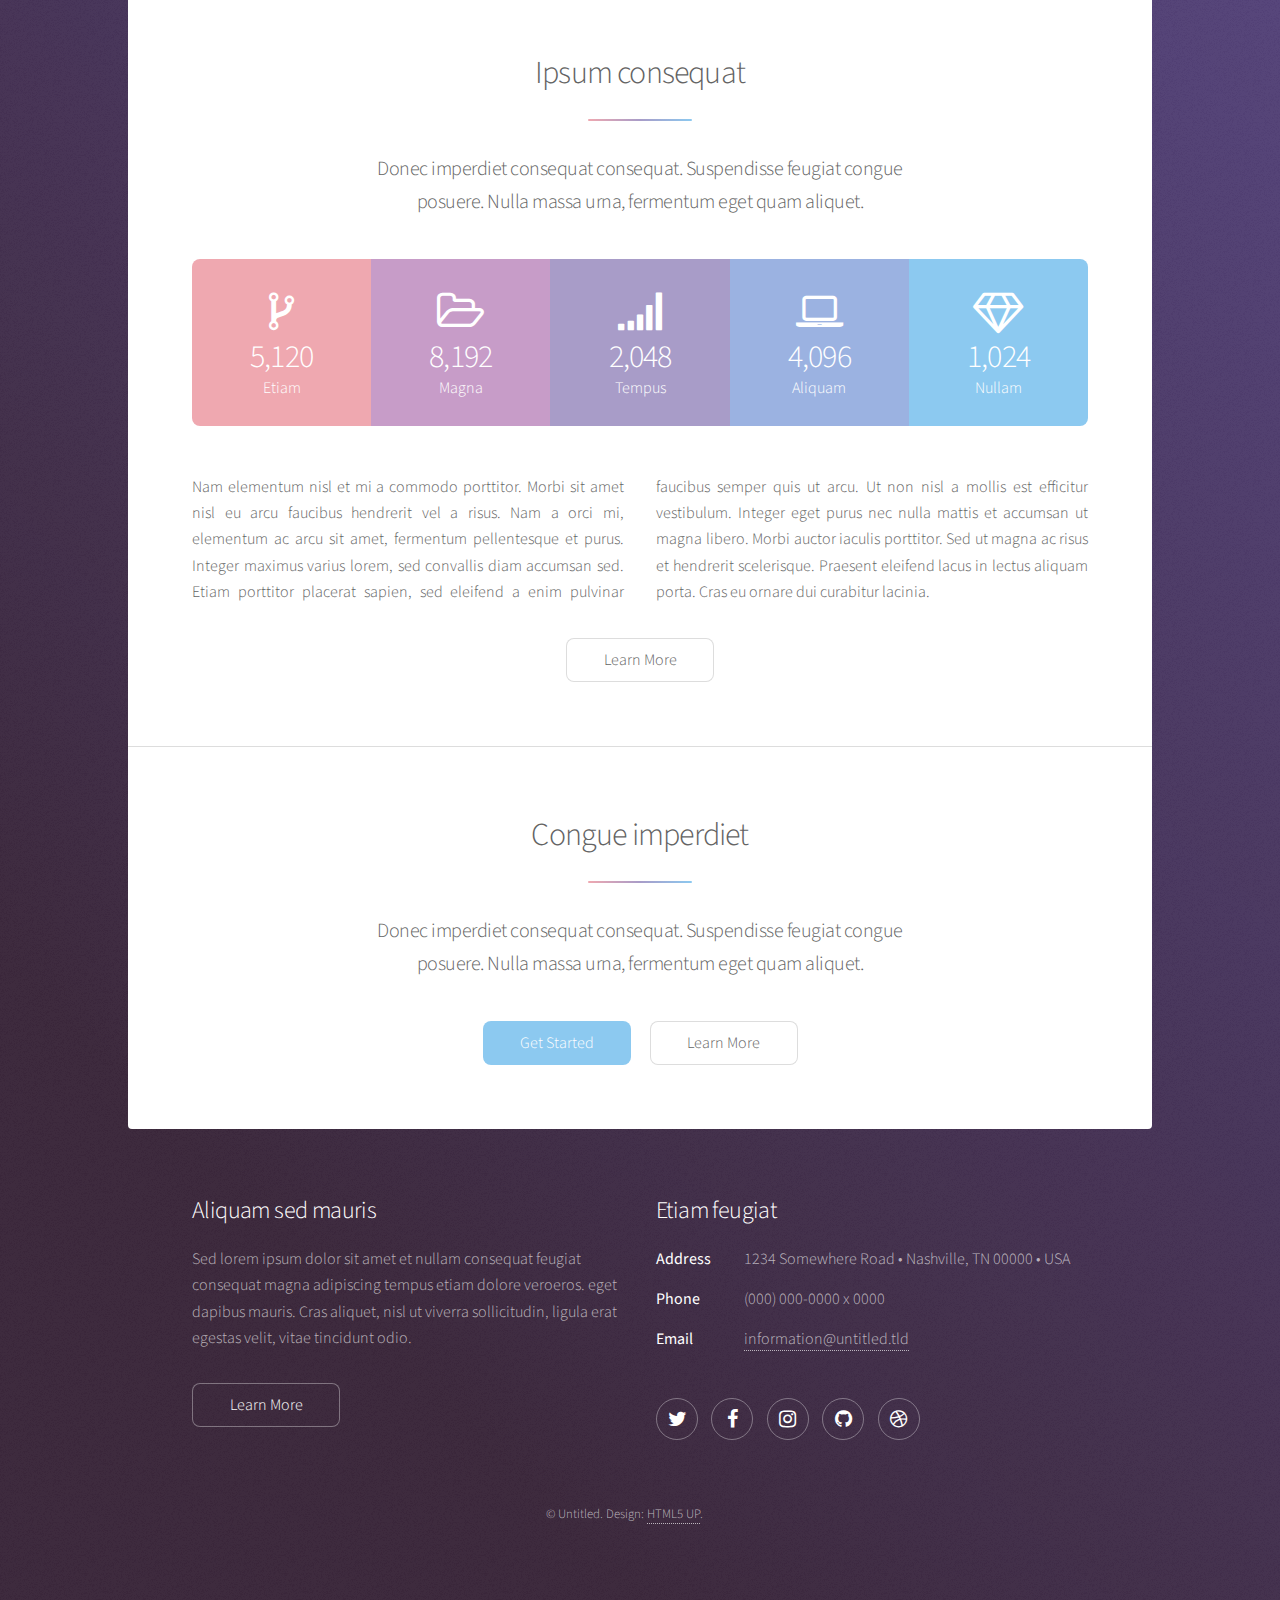
<file: index_full.html>
<!DOCTYPE HTML>
<!--
	MCasin
	mcasin.com | @marc_casin
	Free for personal and commercial use under the CCA 3.0 license (html5up.net/license)
-->
<html>
	<head>
		<title>M.Casin Digital Professional</title>
		<meta charset="utf-8" />
		<meta name="viewport" content="width=device-width, initial-scale=1" />
		<!--[if lte IE 8]><script src="assets/js/ie/html5shiv.js"></script><![endif]-->
		<link rel="stylesheet" href="assets/css/main.css" />
		<!--[if lte IE 9]><link rel="stylesheet" href="assets/css/ie9.css" /><![endif]-->
		<!--[if lte IE 8]><link rel="stylesheet" href="assets/css/ie8.css" /><![endif]-->
	</head>
	<body>

		<!-- Wrapper -->
			<div id="wrapper">

				<!-- Header -->
					<header id="header" class="alt">
						<span class="logo"><img src="images/logo.svg" alt="" /></span>
						<h1>M.Casin</h1>
						<p>Digital Professional<br />
						<a href="https://twitter.com/mcasin">@mcasin</a></p>
					</header>

				<!-- Nav -->
					<nav id="nav">
						<ul>
							<li><a href="#intro" class="active">Introduction</a></li>
							<li><a href="#first">First Section</a></li>
							<li><a href="#second">Second Section</a></li>
							<li><a href="#cta">Get Started</a></li>
						</ul>
					</nav>

				<!-- Main -->
					<div id="main">

						<!-- Introduction -->
							<section id="intro" class="main">
								<div class="spotlight">
									<div class="content">
										<header class="major">
											<h2>Ipsum sed adipiscing</h2>
										</header>
										<p>Sed lorem ipsum dolor sit amet nullam consequat feugiat consequat magna
										adipiscing magna etiam amet veroeros. Lorem ipsum dolor tempus sit cursus.
										Tempus nisl et nullam lorem ipsum dolor sit amet aliquam.</p>
										<ul class="actions">
											<li><a href="generic.html" class="button">Learn More</a></li>
										</ul>
									</div>
									<span class="image"><img src="images/pic01.jpg" alt="" /></span>
								</div>
							</section>

						<!-- First Section -->
							<section id="first" class="main special">
								<header class="major">
									<h2>Magna veroeros</h2>
								</header>
								<ul class="features">
									<li>
										<span class="icon major style1 fa-code"></span>
										<h3>Ipsum consequat</h3>
										<p>Sed lorem amet ipsum dolor et amet nullam consequat a feugiat consequat tempus veroeros sed consequat.</p>
									</li>
									<li>
										<span class="icon major style3 fa-copy"></span>
										<h3>Amed sed feugiat</h3>
										<p>Sed lorem amet ipsum dolor et amet nullam consequat a feugiat consequat tempus veroeros sed consequat.</p>
									</li>
									<li>
										<span class="icon major style5 fa-diamond"></span>
										<h3>Dolor nullam</h3>
										<p>Sed lorem amet ipsum dolor et amet nullam consequat a feugiat consequat tempus veroeros sed consequat.</p>
									</li>
								</ul>
								<footer class="major">
									<ul class="actions">
										<li><a href="generic.html" class="button">Learn More</a></li>
									</ul>
								</footer>
							</section>

						<!-- Second Section -->
							<section id="second" class="main special">
								<header class="major">
									<h2>Ipsum consequat</h2>
									<p>Donec imperdiet consequat consequat. Suspendisse feugiat congue<br />
									posuere. Nulla massa urna, fermentum eget quam aliquet.</p>
								</header>
								<ul class="statistics">
									<li class="style1">
										<span class="icon fa-code-fork"></span>
										<strong>5,120</strong> Etiam
									</li>
									<li class="style2">
										<span class="icon fa-folder-open-o"></span>
										<strong>8,192</strong> Magna
									</li>
									<li class="style3">
										<span class="icon fa-signal"></span>
										<strong>2,048</strong> Tempus
									</li>
									<li class="style4">
										<span class="icon fa-laptop"></span>
										<strong>4,096</strong> Aliquam
									</li>
									<li class="style5">
										<span class="icon fa-diamond"></span>
										<strong>1,024</strong> Nullam
									</li>
								</ul>
								<p class="content">Nam elementum nisl et mi a commodo porttitor. Morbi sit amet nisl eu arcu faucibus hendrerit vel a risus. Nam a orci mi, elementum ac arcu sit amet, fermentum pellentesque et purus. Integer maximus varius lorem, sed convallis diam accumsan sed. Etiam porttitor placerat sapien, sed eleifend a enim pulvinar faucibus semper quis ut arcu. Ut non nisl a mollis est efficitur vestibulum. Integer eget purus nec nulla mattis et accumsan ut magna libero. Morbi auctor iaculis porttitor. Sed ut magna ac risus et hendrerit scelerisque. Praesent eleifend lacus in lectus aliquam porta. Cras eu ornare dui curabitur lacinia.</p>
								<footer class="major">
									<ul class="actions">
										<li><a href="generic.html" class="button">Learn More</a></li>
									</ul>
								</footer>
							</section>

						<!-- Get Started -->
							<section id="cta" class="main special">
								<header class="major">
									<h2>Congue imperdiet</h2>
									<p>Donec imperdiet consequat consequat. Suspendisse feugiat congue<br />
									posuere. Nulla massa urna, fermentum eget quam aliquet.</p>
								</header>
								<footer class="major">
									<ul class="actions">
										<li><a href="generic.html" class="button special">Get Started</a></li>
										<li><a href="generic.html" class="button">Learn More</a></li>
									</ul>
								</footer>
							</section>

					</div>

				<!-- Footer -->
					<footer id="footer">
						<section>
							<h2>Aliquam sed mauris</h2>
							<p>Sed lorem ipsum dolor sit amet et nullam consequat feugiat consequat magna adipiscing tempus etiam dolore veroeros. eget dapibus mauris. Cras aliquet, nisl ut viverra sollicitudin, ligula erat egestas velit, vitae tincidunt odio.</p>
							<ul class="actions">
								<li><a href="generic.html" class="button">Learn More</a></li>
							</ul>
						</section>
						<section>
							<h2>Etiam feugiat</h2>
							<dl class="alt">
								<dt>Address</dt>
								<dd>1234 Somewhere Road &bull; Nashville, TN 00000 &bull; USA</dd>
								<dt>Phone</dt>
								<dd>(000) 000-0000 x 0000</dd>
								<dt>Email</dt>
								<dd><a href="#">information@untitled.tld</a></dd>
							</dl>
							<ul class="icons">
								<li><a href="#" class="icon fa-twitter alt"><span class="label">Twitter</span></a></li>
								<li><a href="#" class="icon fa-facebook alt"><span class="label">Facebook</span></a></li>
								<li><a href="#" class="icon fa-instagram alt"><span class="label">Instagram</span></a></li>
								<li><a href="#" class="icon fa-github alt"><span class="label">GitHub</span></a></li>
								<li><a href="#" class="icon fa-dribbble alt"><span class="label">Dribbble</span></a></li>
							</ul>
						</section>
						<p class="copyright">&copy; Untitled. Design: <a href="https://html5up.net">HTML5 UP</a>.</p>
					</footer>

			</div>

		<!-- Scripts -->
			<script src="assets/js/jquery.min.js"></script>
			<script src="assets/js/jquery.scrollex.min.js"></script>
			<script src="assets/js/jquery.scrolly.min.js"></script>
			<script src="assets/js/skel.min.js"></script>
			<script src="assets/js/util.js"></script>
			<!--[if lte IE 8]><script src="assets/js/ie/respond.min.js"></script><![endif]-->
			<script src="assets/js/main.js"></script>

	</body>
</html>
</file>
<file: assets/css/ie9.css>
/*
	Stellar by HTML5 UP
	html5up.net | @ajlkn
	Free for personal and commercial use under the CCA 3.0 license (html5up.net/license)
*/

/* Spotlight */

	.spotlight:after {
		content: '';
		display: block;
		clear: both;
	}

	.spotlight .content {
		float: left;
		width: 60%;
	}

	.spotlight .image {
		float: left;
	}

/* Features */

	.features:after {
		content: '';
		display: block;
		clear: both;
	}

	.features li {
		float: left;
	}

/* Statistics */

	.statistics {
		display: inline-block;
		width: auto;
	}

		.statistics:after {
			content: '';
			display: block;
			clear: both;
		}

		.statistics li {
			float: left;
			padding: 1.5em 2.5em;
		}

/* Footer */

	#footer > * {
		float: left;
	}

	#footer .copyright {
		clear: both;
	}
</file>
<file: assets/css/ie8.css>
/*
	Stellar by HTML5 UP
	html5up.net | @ajlkn
	Free for personal and commercial use under the CCA 3.0 license (html5up.net/license)
*/

/* Type */

	body {
		color: #ffffff;
	}

/* Button */

	.button {
		position: relative;
		border: solid 1px !important;
	}

		.button.special {
			border: none !important;
		}

/* Icon */

	.icon.major {
		-ms-behavior: url("assets/js/ie/PIE.htc");
	}

		.icon.major:before {
			font-size: 4em;
			border: 0;
		}

/* Spotlight */

	.spotlight .image {
		position: relative;
		-ms-behavior: url("assets/js/ie/PIE.htc");
	}

		.spotlight .image img {
			position: relative;
			-ms-behavior: url("assets/js/ie/PIE.htc");
		}

/* Features */

	.features li {
		width: 29%;
	}

/* Footer */

	#footer > * {
		width: 50%;
		margin-left: 0;
	}

/* Main */

	#main > .main > .image.main:first-child {
		margin-top: 0;
		margin-left: 0;
		width: 100%;
	}
</file>
<file: assets/css/main.css>
@import url(font-awesome.min.css);
@import "https://fonts.googleapis.com/css?family=Source+Sans+Pro:300,400";

/*
	Stellar by HTML5 UP
	html5up.net | @ajlkn
	Free for personal and commercial use under the CCA 3.0 license (html5up.net/license)
*/

/* Reset */

	html, body, div, span, applet, object, iframe, h1, h2, h3, h4, h5, h6, p, blockquote, pre, a, abbr, acronym, address, big, cite, code, del, dfn, em, img, ins, kbd, q, s, samp, small, strike, strong, sub, sup, tt, var, b, u, i, center, dl, dt, dd, ol, ul, li, fieldset, form, label, legend, table, caption, tbody, tfoot, thead, tr, th, td, article, aside, canvas, details, embed, figure, figcaption, footer, header, hgroup, menu, nav, output, ruby, section, summary, time, mark, audio, video {
		margin: 0;
		padding: 0;
		border: 0;
		font-size: 100%;
		font: inherit;
		vertical-align: baseline;
	}

	article, aside, details, figcaption, figure, footer, header, hgroup, menu, nav, section {
		display: block;
	}

	body {
		line-height: 1;
	}

	ol, ul {
		list-style: none;
	}

	blockquote, q {
		quotes: none;
	}

	blockquote:before, blockquote:after, q:before, q:after {
		content: '';
		content: none;
	}

	table {
		border-collapse: collapse;
		border-spacing: 0;
	}

	body {
		-webkit-text-size-adjust: none;
	}

/* Box Model */

	*, *:before, *:after {
		-moz-box-sizing: border-box;
		-webkit-box-sizing: border-box;
		box-sizing: border-box;
	}

/* Grid */

	.row {
		border-bottom: solid 1px transparent;
		-moz-box-sizing: border-box;
		-webkit-box-sizing: border-box;
		box-sizing: border-box;
	}

	.row > * {
		float: left;
		-moz-box-sizing: border-box;
		-webkit-box-sizing: border-box;
		box-sizing: border-box;
	}

	.row:after, .row:before {
		content: '';
		display: block;
		clear: both;
		height: 0;
	}

	.row.uniform > * > :first-child {
		margin-top: 0;
	}

	.row.uniform > * > :last-child {
		margin-bottom: 0;
	}

	.row.\30 \25 > * {
		padding: 0 0 0 0em;
	}

	.row.\30 \25 {
		margin: 0 0 -1px 0em;
	}

	.row.uniform.\30 \25 > * {
		padding: 0em 0 0 0em;
	}

	.row.uniform.\30 \25 {
		margin: 0em 0 -1px 0em;
	}

	.row > * {
		padding: 0 0 0 1.5em;
	}

	.row {
		margin: 0 0 -1px -1.5em;
	}

	.row.uniform > * {
		padding: 1.5em 0 0 1.5em;
	}

	.row.uniform {
		margin: -1.5em 0 -1px -1.5em;
	}

	.row.\32 00\25 > * {
		padding: 0 0 0 3em;
	}

	.row.\32 00\25 {
		margin: 0 0 -1px -3em;
	}

	.row.uniform.\32 00\25 > * {
		padding: 3em 0 0 3em;
	}

	.row.uniform.\32 00\25 {
		margin: -3em 0 -1px -3em;
	}

	.row.\31 50\25 > * {
		padding: 0 0 0 2.25em;
	}

	.row.\31 50\25 {
		margin: 0 0 -1px -2.25em;
	}

	.row.uniform.\31 50\25 > * {
		padding: 2.25em 0 0 2.25em;
	}

	.row.uniform.\31 50\25 {
		margin: -2.25em 0 -1px -2.25em;
	}

	.row.\35 0\25 > * {
		padding: 0 0 0 0.75em;
	}

	.row.\35 0\25 {
		margin: 0 0 -1px -0.75em;
	}

	.row.uniform.\35 0\25 > * {
		padding: 0.75em 0 0 0.75em;
	}

	.row.uniform.\35 0\25 {
		margin: -0.75em 0 -1px -0.75em;
	}

	.row.\32 5\25 > * {
		padding: 0 0 0 0.375em;
	}

	.row.\32 5\25 {
		margin: 0 0 -1px -0.375em;
	}

	.row.uniform.\32 5\25 > * {
		padding: 0.375em 0 0 0.375em;
	}

	.row.uniform.\32 5\25 {
		margin: -0.375em 0 -1px -0.375em;
	}

	.\31 2u, .\31 2u\24 {
		width: 100%;
		clear: none;
		margin-left: 0;
	}

	.\31 1u, .\31 1u\24 {
		width: 91.6666666667%;
		clear: none;
		margin-left: 0;
	}

	.\31 0u, .\31 0u\24 {
		width: 83.3333333333%;
		clear: none;
		margin-left: 0;
	}

	.\39 u, .\39 u\24 {
		width: 75%;
		clear: none;
		margin-left: 0;
	}

	.\38 u, .\38 u\24 {
		width: 66.6666666667%;
		clear: none;
		margin-left: 0;
	}

	.\37 u, .\37 u\24 {
		width: 58.3333333333%;
		clear: none;
		margin-left: 0;
	}

	.\36 u, .\36 u\24 {
		width: 50%;
		clear: none;
		margin-left: 0;
	}

	.\35 u, .\35 u\24 {
		width: 41.6666666667%;
		clear: none;
		margin-left: 0;
	}

	.\34 u, .\34 u\24 {
		width: 33.3333333333%;
		clear: none;
		margin-left: 0;
	}

	.\33 u, .\33 u\24 {
		width: 25%;
		clear: none;
		margin-left: 0;
	}

	.\32 u, .\32 u\24 {
		width: 16.6666666667%;
		clear: none;
		margin-left: 0;
	}

	.\31 u, .\31 u\24 {
		width: 8.3333333333%;
		clear: none;
		margin-left: 0;
	}

	.\31 2u\24 + *,
	.\31 1u\24 + *,
	.\31 0u\24 + *,
	.\39 u\24 + *,
	.\38 u\24 + *,
	.\37 u\24 + *,
	.\36 u\24 + *,
	.\35 u\24 + *,
	.\34 u\24 + *,
	.\33 u\24 + *,
	.\32 u\24 + *,
	.\31 u\24 + * {
		clear: left;
	}

	.\-11u {
		margin-left: 91.66667%;
	}

	.\-10u {
		margin-left: 83.33333%;
	}

	.\-9u {
		margin-left: 75%;
	}

	.\-8u {
		margin-left: 66.66667%;
	}

	.\-7u {
		margin-left: 58.33333%;
	}

	.\-6u {
		margin-left: 50%;
	}

	.\-5u {
		margin-left: 41.66667%;
	}

	.\-4u {
		margin-left: 33.33333%;
	}

	.\-3u {
		margin-left: 25%;
	}

	.\-2u {
		margin-left: 16.66667%;
	}

	.\-1u {
		margin-left: 8.33333%;
	}

	@media screen and (max-width: 1680px) {

		.row > * {
			padding: 0 0 0 1.5em;
		}

		.row {
			margin: 0 0 -1px -1.5em;
		}

		.row.uniform > * {
			padding: 1.5em 0 0 1.5em;
		}

		.row.uniform {
			margin: -1.5em 0 -1px -1.5em;
		}

		.row.\32 00\25 > * {
			padding: 0 0 0 3em;
		}

		.row.\32 00\25 {
			margin: 0 0 -1px -3em;
		}

		.row.uniform.\32 00\25 > * {
			padding: 3em 0 0 3em;
		}

		.row.uniform.\32 00\25 {
			margin: -3em 0 -1px -3em;
		}

		.row.\31 50\25 > * {
			padding: 0 0 0 2.25em;
		}

		.row.\31 50\25 {
			margin: 0 0 -1px -2.25em;
		}

		.row.uniform.\31 50\25 > * {
			padding: 2.25em 0 0 2.25em;
		}

		.row.uniform.\31 50\25 {
			margin: -2.25em 0 -1px -2.25em;
		}

		.row.\35 0\25 > * {
			padding: 0 0 0 0.75em;
		}

		.row.\35 0\25 {
			margin: 0 0 -1px -0.75em;
		}

		.row.uniform.\35 0\25 > * {
			padding: 0.75em 0 0 0.75em;
		}

		.row.uniform.\35 0\25 {
			margin: -0.75em 0 -1px -0.75em;
		}

		.row.\32 5\25 > * {
			padding: 0 0 0 0.375em;
		}

		.row.\32 5\25 {
			margin: 0 0 -1px -0.375em;
		}

		.row.uniform.\32 5\25 > * {
			padding: 0.375em 0 0 0.375em;
		}

		.row.uniform.\32 5\25 {
			margin: -0.375em 0 -1px -0.375em;
		}

		.\31 2u\28xlarge\29, .\31 2u\24\28xlarge\29 {
			width: 100%;
			clear: none;
			margin-left: 0;
		}

		.\31 1u\28xlarge\29, .\31 1u\24\28xlarge\29 {
			width: 91.6666666667%;
			clear: none;
			margin-left: 0;
		}

		.\31 0u\28xlarge\29, .\31 0u\24\28xlarge\29 {
			width: 83.3333333333%;
			clear: none;
			margin-left: 0;
		}

		.\39 u\28xlarge\29, .\39 u\24\28xlarge\29 {
			width: 75%;
			clear: none;
			margin-left: 0;
		}

		.\38 u\28xlarge\29, .\38 u\24\28xlarge\29 {
			width: 66.6666666667%;
			clear: none;
			margin-left: 0;
		}

		.\37 u\28xlarge\29, .\37 u\24\28xlarge\29 {
			width: 58.3333333333%;
			clear: none;
			margin-left: 0;
		}

		.\36 u\28xlarge\29, .\36 u\24\28xlarge\29 {
			width: 50%;
			clear: none;
			margin-left: 0;
		}

		.\35 u\28xlarge\29, .\35 u\24\28xlarge\29 {
			width: 41.6666666667%;
			clear: none;
			margin-left: 0;
		}

		.\34 u\28xlarge\29, .\34 u\24\28xlarge\29 {
			width: 33.3333333333%;
			clear: none;
			margin-left: 0;
		}

		.\33 u\28xlarge\29, .\33 u\24\28xlarge\29 {
			width: 25%;
			clear: none;
			margin-left: 0;
		}

		.\32 u\28xlarge\29, .\32 u\24\28xlarge\29 {
			width: 16.6666666667%;
			clear: none;
			margin-left: 0;
		}

		.\31 u\28xlarge\29, .\31 u\24\28xlarge\29 {
			width: 8.3333333333%;
			clear: none;
			margin-left: 0;
		}

		.\31 2u\24\28xlarge\29 + *,
		.\31 1u\24\28xlarge\29 + *,
		.\31 0u\24\28xlarge\29 + *,
		.\39 u\24\28xlarge\29 + *,
		.\38 u\24\28xlarge\29 + *,
		.\37 u\24\28xlarge\29 + *,
		.\36 u\24\28xlarge\29 + *,
		.\35 u\24\28xlarge\29 + *,
		.\34 u\24\28xlarge\29 + *,
		.\33 u\24\28xlarge\29 + *,
		.\32 u\24\28xlarge\29 + *,
		.\31 u\24\28xlarge\29 + * {
			clear: left;
		}

		.\-11u\28xlarge\29 {
			margin-left: 91.66667%;
		}

		.\-10u\28xlarge\29 {
			margin-left: 83.33333%;
		}

		.\-9u\28xlarge\29 {
			margin-left: 75%;
		}

		.\-8u\28xlarge\29 {
			margin-left: 66.66667%;
		}

		.\-7u\28xlarge\29 {
			margin-left: 58.33333%;
		}

		.\-6u\28xlarge\29 {
			margin-left: 50%;
		}

		.\-5u\28xlarge\29 {
			margin-left: 41.66667%;
		}

		.\-4u\28xlarge\29 {
			margin-left: 33.33333%;
		}

		.\-3u\28xlarge\29 {
			margin-left: 25%;
		}

		.\-2u\28xlarge\29 {
			margin-left: 16.66667%;
		}

		.\-1u\28xlarge\29 {
			margin-left: 8.33333%;
		}

	}

	@media screen and (max-width: 1280px) {

		.row > * {
			padding: 0 0 0 1.5em;
		}

		.row {
			margin: 0 0 -1px -1.5em;
		}

		.row.uniform > * {
			padding: 1.5em 0 0 1.5em;
		}

		.row.uniform {
			margin: -1.5em 0 -1px -1.5em;
		}

		.row.\32 00\25 > * {
			padding: 0 0 0 3em;
		}

		.row.\32 00\25 {
			margin: 0 0 -1px -3em;
		}

		.row.uniform.\32 00\25 > * {
			padding: 3em 0 0 3em;
		}

		.row.uniform.\32 00\25 {
			margin: -3em 0 -1px -3em;
		}

		.row.\31 50\25 > * {
			padding: 0 0 0 2.25em;
		}

		.row.\31 50\25 {
			margin: 0 0 -1px -2.25em;
		}

		.row.uniform.\31 50\25 > * {
			padding: 2.25em 0 0 2.25em;
		}

		.row.uniform.\31 50\25 {
			margin: -2.25em 0 -1px -2.25em;
		}

		.row.\35 0\25 > * {
			padding: 0 0 0 0.75em;
		}

		.row.\35 0\25 {
			margin: 0 0 -1px -0.75em;
		}

		.row.uniform.\35 0\25 > * {
			padding: 0.75em 0 0 0.75em;
		}

		.row.uniform.\35 0\25 {
			margin: -0.75em 0 -1px -0.75em;
		}

		.row.\32 5\25 > * {
			padding: 0 0 0 0.375em;
		}

		.row.\32 5\25 {
			margin: 0 0 -1px -0.375em;
		}

		.row.uniform.\32 5\25 > * {
			padding: 0.375em 0 0 0.375em;
		}

		.row.uniform.\32 5\25 {
			margin: -0.375em 0 -1px -0.375em;
		}

		.\31 2u\28large\29, .\31 2u\24\28large\29 {
			width: 100%;
			clear: none;
			margin-left: 0;
		}

		.\31 1u\28large\29, .\31 1u\24\28large\29 {
			width: 91.6666666667%;
			clear: none;
			margin-left: 0;
		}

		.\31 0u\28large\29, .\31 0u\24\28large\29 {
			width: 83.3333333333%;
			clear: none;
			margin-left: 0;
		}

		.\39 u\28large\29, .\39 u\24\28large\29 {
			width: 75%;
			clear: none;
			margin-left: 0;
		}

		.\38 u\28large\29, .\38 u\24\28large\29 {
			width: 66.6666666667%;
			clear: none;
			margin-left: 0;
		}

		.\37 u\28large\29, .\37 u\24\28large\29 {
			width: 58.3333333333%;
			clear: none;
			margin-left: 0;
		}

		.\36 u\28large\29, .\36 u\24\28large\29 {
			width: 50%;
			clear: none;
			margin-left: 0;
		}

		.\35 u\28large\29, .\35 u\24\28large\29 {
			width: 41.6666666667%;
			clear: none;
			margin-left: 0;
		}

		.\34 u\28large\29, .\34 u\24\28large\29 {
			width: 33.3333333333%;
			clear: none;
			margin-left: 0;
		}

		.\33 u\28large\29, .\33 u\24\28large\29 {
			width: 25%;
			clear: none;
			margin-left: 0;
		}

		.\32 u\28large\29, .\32 u\24\28large\29 {
			width: 16.6666666667%;
			clear: none;
			margin-left: 0;
		}

		.\31 u\28large\29, .\31 u\24\28large\29 {
			width: 8.3333333333%;
			clear: none;
			margin-left: 0;
		}

		.\31 2u\24\28large\29 + *,
		.\31 1u\24\28large\29 + *,
		.\31 0u\24\28large\29 + *,
		.\39 u\24\28large\29 + *,
		.\38 u\24\28large\29 + *,
		.\37 u\24\28large\29 + *,
		.\36 u\24\28large\29 + *,
		.\35 u\24\28large\29 + *,
		.\34 u\24\28large\29 + *,
		.\33 u\24\28large\29 + *,
		.\32 u\24\28large\29 + *,
		.\31 u\24\28large\29 + * {
			clear: left;
		}

		.\-11u\28large\29 {
			margin-left: 91.66667%;
		}

		.\-10u\28large\29 {
			margin-left: 83.33333%;
		}

		.\-9u\28large\29 {
			margin-left: 75%;
		}

		.\-8u\28large\29 {
			margin-left: 66.66667%;
		}

		.\-7u\28large\29 {
			margin-left: 58.33333%;
		}

		.\-6u\28large\29 {
			margin-left: 50%;
		}

		.\-5u\28large\29 {
			margin-left: 41.66667%;
		}

		.\-4u\28large\29 {
			margin-left: 33.33333%;
		}

		.\-3u\28large\29 {
			margin-left: 25%;
		}

		.\-2u\28large\29 {
			margin-left: 16.66667%;
		}

		.\-1u\28large\29 {
			margin-left: 8.33333%;
		}

	}

	@media screen and (max-width: 980px) {

		.row > * {
			padding: 0 0 0 1.5em;
		}

		.row {
			margin: 0 0 -1px -1.5em;
		}

		.row.uniform > * {
			padding: 1.5em 0 0 1.5em;
		}

		.row.uniform {
			margin: -1.5em 0 -1px -1.5em;
		}

		.row.\32 00\25 > * {
			padding: 0 0 0 3em;
		}

		.row.\32 00\25 {
			margin: 0 0 -1px -3em;
		}

		.row.uniform.\32 00\25 > * {
			padding: 3em 0 0 3em;
		}

		.row.uniform.\32 00\25 {
			margin: -3em 0 -1px -3em;
		}

		.row.\31 50\25 > * {
			padding: 0 0 0 2.25em;
		}

		.row.\31 50\25 {
			margin: 0 0 -1px -2.25em;
		}

		.row.uniform.\31 50\25 > * {
			padding: 2.25em 0 0 2.25em;
		}

		.row.uniform.\31 50\25 {
			margin: -2.25em 0 -1px -2.25em;
		}

		.row.\35 0\25 > * {
			padding: 0 0 0 0.75em;
		}

		.row.\35 0\25 {
			margin: 0 0 -1px -0.75em;
		}

		.row.uniform.\35 0\25 > * {
			padding: 0.75em 0 0 0.75em;
		}

		.row.uniform.\35 0\25 {
			margin: -0.75em 0 -1px -0.75em;
		}

		.row.\32 5\25 > * {
			padding: 0 0 0 0.375em;
		}

		.row.\32 5\25 {
			margin: 0 0 -1px -0.375em;
		}

		.row.uniform.\32 5\25 > * {
			padding: 0.375em 0 0 0.375em;
		}

		.row.uniform.\32 5\25 {
			margin: -0.375em 0 -1px -0.375em;
		}

		.\31 2u\28medium\29, .\31 2u\24\28medium\29 {
			width: 100%;
			clear: none;
			margin-left: 0;
		}

		.\31 1u\28medium\29, .\31 1u\24\28medium\29 {
			width: 91.6666666667%;
			clear: none;
			margin-left: 0;
		}

		.\31 0u\28medium\29, .\31 0u\24\28medium\29 {
			width: 83.3333333333%;
			clear: none;
			margin-left: 0;
		}

		.\39 u\28medium\29, .\39 u\24\28medium\29 {
			width: 75%;
			clear: none;
			margin-left: 0;
		}

		.\38 u\28medium\29, .\38 u\24\28medium\29 {
			width: 66.6666666667%;
			clear: none;
			margin-left: 0;
		}

		.\37 u\28medium\29, .\37 u\24\28medium\29 {
			width: 58.3333333333%;
			clear: none;
			margin-left: 0;
		}

		.\36 u\28medium\29, .\36 u\24\28medium\29 {
			width: 50%;
			clear: none;
			margin-left: 0;
		}

		.\35 u\28medium\29, .\35 u\24\28medium\29 {
			width: 41.6666666667%;
			clear: none;
			margin-left: 0;
		}

		.\34 u\28medium\29, .\34 u\24\28medium\29 {
			width: 33.3333333333%;
			clear: none;
			margin-left: 0;
		}

		.\33 u\28medium\29, .\33 u\24\28medium\29 {
			width: 25%;
			clear: none;
			margin-left: 0;
		}

		.\32 u\28medium\29, .\32 u\24\28medium\29 {
			width: 16.6666666667%;
			clear: none;
			margin-left: 0;
		}

		.\31 u\28medium\29, .\31 u\24\28medium\29 {
			width: 8.3333333333%;
			clear: none;
			margin-left: 0;
		}

		.\31 2u\24\28medium\29 + *,
		.\31 1u\24\28medium\29 + *,
		.\31 0u\24\28medium\29 + *,
		.\39 u\24\28medium\29 + *,
		.\38 u\24\28medium\29 + *,
		.\37 u\24\28medium\29 + *,
		.\36 u\24\28medium\29 + *,
		.\35 u\24\28medium\29 + *,
		.\34 u\24\28medium\29 + *,
		.\33 u\24\28medium\29 + *,
		.\32 u\24\28medium\29 + *,
		.\31 u\24\28medium\29 + * {
			clear: left;
		}

		.\-11u\28medium\29 {
			margin-left: 91.66667%;
		}

		.\-10u\28medium\29 {
			margin-left: 83.33333%;
		}

		.\-9u\28medium\29 {
			margin-left: 75%;
		}

		.\-8u\28medium\29 {
			margin-left: 66.66667%;
		}

		.\-7u\28medium\29 {
			margin-left: 58.33333%;
		}

		.\-6u\28medium\29 {
			margin-left: 50%;
		}

		.\-5u\28medium\29 {
			margin-left: 41.66667%;
		}

		.\-4u\28medium\29 {
			margin-left: 33.33333%;
		}

		.\-3u\28medium\29 {
			margin-left: 25%;
		}

		.\-2u\28medium\29 {
			margin-left: 16.66667%;
		}

		.\-1u\28medium\29 {
			margin-left: 8.33333%;
		}

	}

	@media screen and (max-width: 736px) {

		.row > * {
			padding: 0 0 0 1em;
		}

		.row {
			margin: 0 0 -1px -1em;
		}

		.row.uniform > * {
			padding: 1em 0 0 1em;
		}

		.row.uniform {
			margin: -1em 0 -1px -1em;
		}

		.row.\32 00\25 > * {
			padding: 0 0 0 2em;
		}

		.row.\32 00\25 {
			margin: 0 0 -1px -2em;
		}

		.row.uniform.\32 00\25 > * {
			padding: 2em 0 0 2em;
		}

		.row.uniform.\32 00\25 {
			margin: -2em 0 -1px -2em;
		}

		.row.\31 50\25 > * {
			padding: 0 0 0 1.5em;
		}

		.row.\31 50\25 {
			margin: 0 0 -1px -1.5em;
		}

		.row.uniform.\31 50\25 > * {
			padding: 1.5em 0 0 1.5em;
		}

		.row.uniform.\31 50\25 {
			margin: -1.5em 0 -1px -1.5em;
		}

		.row.\35 0\25 > * {
			padding: 0 0 0 0.5em;
		}

		.row.\35 0\25 {
			margin: 0 0 -1px -0.5em;
		}

		.row.uniform.\35 0\25 > * {
			padding: 0.5em 0 0 0.5em;
		}

		.row.uniform.\35 0\25 {
			margin: -0.5em 0 -1px -0.5em;
		}

		.row.\32 5\25 > * {
			padding: 0 0 0 0.25em;
		}

		.row.\32 5\25 {
			margin: 0 0 -1px -0.25em;
		}

		.row.uniform.\32 5\25 > * {
			padding: 0.25em 0 0 0.25em;
		}

		.row.uniform.\32 5\25 {
			margin: -0.25em 0 -1px -0.25em;
		}

		.\31 2u\28small\29, .\31 2u\24\28small\29 {
			width: 100%;
			clear: none;
			margin-left: 0;
		}

		.\31 1u\28small\29, .\31 1u\24\28small\29 {
			width: 91.6666666667%;
			clear: none;
			margin-left: 0;
		}

		.\31 0u\28small\29, .\31 0u\24\28small\29 {
			width: 83.3333333333%;
			clear: none;
			margin-left: 0;
		}

		.\39 u\28small\29, .\39 u\24\28small\29 {
			width: 75%;
			clear: none;
			margin-left: 0;
		}

		.\38 u\28small\29, .\38 u\24\28small\29 {
			width: 66.6666666667%;
			clear: none;
			margin-left: 0;
		}

		.\37 u\28small\29, .\37 u\24\28small\29 {
			width: 58.3333333333%;
			clear: none;
			margin-left: 0;
		}

		.\36 u\28small\29, .\36 u\24\28small\29 {
			width: 50%;
			clear: none;
			margin-left: 0;
		}

		.\35 u\28small\29, .\35 u\24\28small\29 {
			width: 41.6666666667%;
			clear: none;
			margin-left: 0;
		}

		.\34 u\28small\29, .\34 u\24\28small\29 {
			width: 33.3333333333%;
			clear: none;
			margin-left: 0;
		}

		.\33 u\28small\29, .\33 u\24\28small\29 {
			width: 25%;
			clear: none;
			margin-left: 0;
		}

		.\32 u\28small\29, .\32 u\24\28small\29 {
			width: 16.6666666667%;
			clear: none;
			margin-left: 0;
		}

		.\31 u\28small\29, .\31 u\24\28small\29 {
			width: 8.3333333333%;
			clear: none;
			margin-left: 0;
		}

		.\31 2u\24\28small\29 + *,
		.\31 1u\24\28small\29 + *,
		.\31 0u\24\28small\29 + *,
		.\39 u\24\28small\29 + *,
		.\38 u\24\28small\29 + *,
		.\37 u\24\28small\29 + *,
		.\36 u\24\28small\29 + *,
		.\35 u\24\28small\29 + *,
		.\34 u\24\28small\29 + *,
		.\33 u\24\28small\29 + *,
		.\32 u\24\28small\29 + *,
		.\31 u\24\28small\29 + * {
			clear: left;
		}

		.\-11u\28small\29 {
			margin-left: 91.66667%;
		}

		.\-10u\28small\29 {
			margin-left: 83.33333%;
		}

		.\-9u\28small\29 {
			margin-left: 75%;
		}

		.\-8u\28small\29 {
			margin-left: 66.66667%;
		}

		.\-7u\28small\29 {
			margin-left: 58.33333%;
		}

		.\-6u\28small\29 {
			margin-left: 50%;
		}

		.\-5u\28small\29 {
			margin-left: 41.66667%;
		}

		.\-4u\28small\29 {
			margin-left: 33.33333%;
		}

		.\-3u\28small\29 {
			margin-left: 25%;
		}

		.\-2u\28small\29 {
			margin-left: 16.66667%;
		}

		.\-1u\28small\29 {
			margin-left: 8.33333%;
		}

	}

	@media screen and (max-width: 480px) {

		.row > * {
			padding: 0 0 0 1em;
		}

		.row {
			margin: 0 0 -1px -1em;
		}

		.row.uniform > * {
			padding: 1em 0 0 1em;
		}

		.row.uniform {
			margin: -1em 0 -1px -1em;
		}

		.row.\32 00\25 > * {
			padding: 0 0 0 2em;
		}

		.row.\32 00\25 {
			margin: 0 0 -1px -2em;
		}

		.row.uniform.\32 00\25 > * {
			padding: 2em 0 0 2em;
		}

		.row.uniform.\32 00\25 {
			margin: -2em 0 -1px -2em;
		}

		.row.\31 50\25 > * {
			padding: 0 0 0 1.5em;
		}

		.row.\31 50\25 {
			margin: 0 0 -1px -1.5em;
		}

		.row.uniform.\31 50\25 > * {
			padding: 1.5em 0 0 1.5em;
		}

		.row.uniform.\31 50\25 {
			margin: -1.5em 0 -1px -1.5em;
		}

		.row.\35 0\25 > * {
			padding: 0 0 0 0.5em;
		}

		.row.\35 0\25 {
			margin: 0 0 -1px -0.5em;
		}

		.row.uniform.\35 0\25 > * {
			padding: 0.5em 0 0 0.5em;
		}

		.row.uniform.\35 0\25 {
			margin: -0.5em 0 -1px -0.5em;
		}

		.row.\32 5\25 > * {
			padding: 0 0 0 0.25em;
		}

		.row.\32 5\25 {
			margin: 0 0 -1px -0.25em;
		}

		.row.uniform.\32 5\25 > * {
			padding: 0.25em 0 0 0.25em;
		}

		.row.uniform.\32 5\25 {
			margin: -0.25em 0 -1px -0.25em;
		}

		.\31 2u\28xsmall\29, .\31 2u\24\28xsmall\29 {
			width: 100%;
			clear: none;
			margin-left: 0;
		}

		.\31 1u\28xsmall\29, .\31 1u\24\28xsmall\29 {
			width: 91.6666666667%;
			clear: none;
			margin-left: 0;
		}

		.\31 0u\28xsmall\29, .\31 0u\24\28xsmall\29 {
			width: 83.3333333333%;
			clear: none;
			margin-left: 0;
		}

		.\39 u\28xsmall\29, .\39 u\24\28xsmall\29 {
			width: 75%;
			clear: none;
			margin-left: 0;
		}

		.\38 u\28xsmall\29, .\38 u\24\28xsmall\29 {
			width: 66.6666666667%;
			clear: none;
			margin-left: 0;
		}

		.\37 u\28xsmall\29, .\37 u\24\28xsmall\29 {
			width: 58.3333333333%;
			clear: none;
			margin-left: 0;
		}

		.\36 u\28xsmall\29, .\36 u\24\28xsmall\29 {
			width: 50%;
			clear: none;
			margin-left: 0;
		}

		.\35 u\28xsmall\29, .\35 u\24\28xsmall\29 {
			width: 41.6666666667%;
			clear: none;
			margin-left: 0;
		}

		.\34 u\28xsmall\29, .\34 u\24\28xsmall\29 {
			width: 33.3333333333%;
			clear: none;
			margin-left: 0;
		}

		.\33 u\28xsmall\29, .\33 u\24\28xsmall\29 {
			width: 25%;
			clear: none;
			margin-left: 0;
		}

		.\32 u\28xsmall\29, .\32 u\24\28xsmall\29 {
			width: 16.6666666667%;
			clear: none;
			margin-left: 0;
		}

		.\31 u\28xsmall\29, .\31 u\24\28xsmall\29 {
			width: 8.3333333333%;
			clear: none;
			margin-left: 0;
		}

		.\31 2u\24\28xsmall\29 + *,
		.\31 1u\24\28xsmall\29 + *,
		.\31 0u\24\28xsmall\29 + *,
		.\39 u\24\28xsmall\29 + *,
		.\38 u\24\28xsmall\29 + *,
		.\37 u\24\28xsmall\29 + *,
		.\36 u\24\28xsmall\29 + *,
		.\35 u\24\28xsmall\29 + *,
		.\34 u\24\28xsmall\29 + *,
		.\33 u\24\28xsmall\29 + *,
		.\32 u\24\28xsmall\29 + *,
		.\31 u\24\28xsmall\29 + * {
			clear: left;
		}

		.\-11u\28xsmall\29 {
			margin-left: 91.66667%;
		}

		.\-10u\28xsmall\29 {
			margin-left: 83.33333%;
		}

		.\-9u\28xsmall\29 {
			margin-left: 75%;
		}

		.\-8u\28xsmall\29 {
			margin-left: 66.66667%;
		}

		.\-7u\28xsmall\29 {
			margin-left: 58.33333%;
		}

		.\-6u\28xsmall\29 {
			margin-left: 50%;
		}

		.\-5u\28xsmall\29 {
			margin-left: 41.66667%;
		}

		.\-4u\28xsmall\29 {
			margin-left: 33.33333%;
		}

		.\-3u\28xsmall\29 {
			margin-left: 25%;
		}

		.\-2u\28xsmall\29 {
			margin-left: 16.66667%;
		}

		.\-1u\28xsmall\29 {
			margin-left: 8.33333%;
		}

	}

	@media screen and (max-width: 360px) {

		.row > * {
			padding: 0 0 0 1em;
		}

		.row {
			margin: 0 0 -1px -1em;
		}

		.row.uniform > * {
			padding: 1em 0 0 1em;
		}

		.row.uniform {
			margin: -1em 0 -1px -1em;
		}

		.row.\32 00\25 > * {
			padding: 0 0 0 2em;
		}

		.row.\32 00\25 {
			margin: 0 0 -1px -2em;
		}

		.row.uniform.\32 00\25 > * {
			padding: 2em 0 0 2em;
		}

		.row.uniform.\32 00\25 {
			margin: -2em 0 -1px -2em;
		}

		.row.\31 50\25 > * {
			padding: 0 0 0 1.5em;
		}

		.row.\31 50\25 {
			margin: 0 0 -1px -1.5em;
		}

		.row.uniform.\31 50\25 > * {
			padding: 1.5em 0 0 1.5em;
		}

		.row.uniform.\31 50\25 {
			margin: -1.5em 0 -1px -1.5em;
		}

		.row.\35 0\25 > * {
			padding: 0 0 0 0.5em;
		}

		.row.\35 0\25 {
			margin: 0 0 -1px -0.5em;
		}

		.row.uniform.\35 0\25 > * {
			padding: 0.5em 0 0 0.5em;
		}

		.row.uniform.\35 0\25 {
			margin: -0.5em 0 -1px -0.5em;
		}

		.row.\32 5\25 > * {
			padding: 0 0 0 0.25em;
		}

		.row.\32 5\25 {
			margin: 0 0 -1px -0.25em;
		}

		.row.uniform.\32 5\25 > * {
			padding: 0.25em 0 0 0.25em;
		}

		.row.uniform.\32 5\25 {
			margin: -0.25em 0 -1px -0.25em;
		}

		.\31 2u\28xxsmall\29, .\31 2u\24\28xxsmall\29 {
			width: 100%;
			clear: none;
			margin-left: 0;
		}

		.\31 1u\28xxsmall\29, .\31 1u\24\28xxsmall\29 {
			width: 91.6666666667%;
			clear: none;
			margin-left: 0;
		}

		.\31 0u\28xxsmall\29, .\31 0u\24\28xxsmall\29 {
			width: 83.3333333333%;
			clear: none;
			margin-left: 0;
		}

		.\39 u\28xxsmall\29, .\39 u\24\28xxsmall\29 {
			width: 75%;
			clear: none;
			margin-left: 0;
		}

		.\38 u\28xxsmall\29, .\38 u\24\28xxsmall\29 {
			width: 66.6666666667%;
			clear: none;
			margin-left: 0;
		}

		.\37 u\28xxsmall\29, .\37 u\24\28xxsmall\29 {
			width: 58.3333333333%;
			clear: none;
			margin-left: 0;
		}

		.\36 u\28xxsmall\29, .\36 u\24\28xxsmall\29 {
			width: 50%;
			clear: none;
			margin-left: 0;
		}

		.\35 u\28xxsmall\29, .\35 u\24\28xxsmall\29 {
			width: 41.6666666667%;
			clear: none;
			margin-left: 0;
		}

		.\34 u\28xxsmall\29, .\34 u\24\28xxsmall\29 {
			width: 33.3333333333%;
			clear: none;
			margin-left: 0;
		}

		.\33 u\28xxsmall\29, .\33 u\24\28xxsmall\29 {
			width: 25%;
			clear: none;
			margin-left: 0;
		}

		.\32 u\28xxsmall\29, .\32 u\24\28xxsmall\29 {
			width: 16.6666666667%;
			clear: none;
			margin-left: 0;
		}

		.\31 u\28xxsmall\29, .\31 u\24\28xxsmall\29 {
			width: 8.3333333333%;
			clear: none;
			margin-left: 0;
		}

		.\31 2u\24\28xxsmall\29 + *,
		.\31 1u\24\28xxsmall\29 + *,
		.\31 0u\24\28xxsmall\29 + *,
		.\39 u\24\28xxsmall\29 + *,
		.\38 u\24\28xxsmall\29 + *,
		.\37 u\24\28xxsmall\29 + *,
		.\36 u\24\28xxsmall\29 + *,
		.\35 u\24\28xxsmall\29 + *,
		.\34 u\24\28xxsmall\29 + *,
		.\33 u\24\28xxsmall\29 + *,
		.\32 u\24\28xxsmall\29 + *,
		.\31 u\24\28xxsmall\29 + * {
			clear: left;
		}

		.\-11u\28xxsmall\29 {
			margin-left: 91.66667%;
		}

		.\-10u\28xxsmall\29 {
			margin-left: 83.33333%;
		}

		.\-9u\28xxsmall\29 {
			margin-left: 75%;
		}

		.\-8u\28xxsmall\29 {
			margin-left: 66.66667%;
		}

		.\-7u\28xxsmall\29 {
			margin-left: 58.33333%;
		}

		.\-6u\28xxsmall\29 {
			margin-left: 50%;
		}

		.\-5u\28xxsmall\29 {
			margin-left: 41.66667%;
		}

		.\-4u\28xxsmall\29 {
			margin-left: 33.33333%;
		}

		.\-3u\28xxsmall\29 {
			margin-left: 25%;
		}

		.\-2u\28xxsmall\29 {
			margin-left: 16.66667%;
		}

		.\-1u\28xxsmall\29 {
			margin-left: 8.33333%;
		}

	}

/* Basic */

	@-ms-viewport {
		width: device-width;
	}

	body {
		-ms-overflow-style: scrollbar;
	}

	@media screen and (max-width: 480px) {

		html, body {
			min-width: 320px;
		}

	}

	body {
		background-color: #3A2538;
		background-image: url("images/overlay.png"), -moz-linear-gradient(45deg, #3A2538 15%, #5f4d93 85%);
		background-image: url("images/overlay.png"), -webkit-linear-gradient(45deg, #3A2538 15%, #5f4d93 85%);
		background-image: url("images/overlay.png"), -ms-linear-gradient(45deg, #3A2538 15%, #5f4d93 85%);
		background-image: url("images/overlay.png"), linear-gradient(45deg, #3A2538 15%, #5f4d93 85%);
	}

		body.is-loading *, body.is-loading *:before, body.is-loading *:after {
			-moz-animation: none !important;
			-webkit-animation: none !important;
			-ms-animation: none !important;
			animation: none !important;
			-moz-transition: none !important;
			-webkit-transition: none !important;
			-ms-transition: none !important;
			transition: none !important;
		}

/* Type */

	body {
		background-color: ##3A2538;
		color: rgba(255, 255, 255, 0.65);
	}

	body, input, select, textarea {
		font-family: "Source Sans Pro", Helvetica, sans-serif;
		font-size: 17pt;
		font-weight: 300;
		line-height: 1.65;
	}

		@media screen and (max-width: 1680px) {

			body, input, select, textarea {
				font-size: 14pt;
			}

		}

		@media screen and (max-width: 1280px) {

			body, input, select, textarea {
				font-size: 12pt;
			}

		}

		@media screen and (max-width: 360px) {

			body, input, select, textarea {
				font-size: 11pt;
			}

		}

	a {
		-moz-transition: color 0.2s ease, border-bottom 0.2s ease;
		-webkit-transition: color 0.2s ease, border-bottom 0.2s ease;
		-ms-transition: color 0.2s ease, border-bottom 0.2s ease;
		transition: color 0.2s ease, border-bottom 0.2s ease;
		text-decoration: none;
		border-bottom: dotted 1px;
		color: inherit;
	}

		a:hover {
			border-bottom-color: transparent;
		}

	strong, b {
		font-weight: 400;
	}

	em, i {
		font-style: italic;
	}

	p {
		margin: 0 0 2em 0;
	}

		p.content {
			-moz-columns: 20em 2;
			-webkit-columns: 20em 2;
			-ms-columns: 20em 2;
			columns: 20em 2;
			-moz-column-gap: 2em;
			-webkit-column-gap: 2em;
			-ms-column-gap: 2em;
			column-gap: 2em;
			text-align: justify;
		}

	h1, h2, h3, h4, h5, h6 {
		font-weight: 300;
		line-height: 1.5;
		margin: 0 0 0.7em 0;
		letter-spacing: -0.025em;
	}

		h1 a, h2 a, h3 a, h4 a, h5 a, h6 a {
			color: inherit;
			text-decoration: none;
		}

	h1 {
		font-size: 2.5em;
		line-height: 1.2;
	}

	h2 {
		font-size: 1.5em;
	}

	h3 {
		font-size: 1.25em;
	}

	h4 {
		font-size: 1.1em;
	}

	h5 {
		font-size: 0.9em;
	}

	h6 {
		font-size: 0.7em;
	}

	@media screen and (max-width: 736px) {

		h1 {
			font-size: 2em;
		}

	}

	sub {
		font-size: 0.8em;
		position: relative;
		top: 0.5em;
	}

	sup {
		font-size: 0.8em;
		position: relative;
		top: -0.5em;
	}

	blockquote {
		border-left: solid 4px;
		font-style: italic;
		margin: 0 0 2em 0;
		padding: 0.5em 0 0.5em 2em;
	}

	code {
		border-radius: 8px;
		border: solid 1px;
		font-family: "Courier New", monospace;
		font-size: 0.9em;
		margin: 0 0.25em;
		padding: 0.25em 0.65em;
	}

	pre {
		-webkit-overflow-scrolling: touch;
		font-family: "Courier New", monospace;
		font-size: 0.9em;
		margin: 0 0 2em 0;
	}

		pre code {
			display: block;
			line-height: 1.75;
			padding: 1em 1.5em;
			overflow-x: auto;
		}

	hr {
		border: 0;
		border-bottom: solid 1px;
		margin: 2em 0;
	}

		hr.major {
			margin: 3em 0;
		}

	.align-left {
		text-align: left;
	}

	.align-center {
		text-align: center;
	}

	.align-right {
		text-align: right;
	}

	input, select, textarea {
		color: #ffffff;
	}

	a:hover {
		color: #ffffff;
	}

	strong, b {
		color: #ffffff;
	}

	h1, h2, h3, h4, h5, h6 {
		color: #ffffff;
	}

	blockquote {
		border-left-color: rgba(255, 255, 255, 0.35);
	}

	code {
		background: rgba(255, 255, 255, 0.075);
		border-color: rgba(255, 255, 255, 0.35);
	}

	hr {
		border-bottom-color: rgba(255, 255, 255, 0.35);
	}

/* Box */

	.box {
		border-radius: 8px;
		border: solid;
		margin-bottom: 2em;
		padding: 1.5em;
	}

		.box > :last-child,
		.box > :last-child > :last-child,
		.box > :last-child > :last-child > :last-child {
			margin-bottom: 0;
		}

		.box.alt {
			border: 0;
			border-radius: 0;
			padding: 0;
		}

	.box {
		border-color: rgba(255, 255, 255, 0.35);
	}

/* Button */

	input[type="submit"],
	input[type="reset"],
	input[type="button"],
	button,
	.button {
		-moz-appearance: none;
		-webkit-appearance: none;
		-ms-appearance: none;
		appearance: none;
		-moz-transition: background-color 0.2s ease-in-out, color 0.2s ease-in-out;
		-webkit-transition: background-color 0.2s ease-in-out, color 0.2s ease-in-out;
		-ms-transition: background-color 0.2s ease-in-out, color 0.2s ease-in-out;
		transition: background-color 0.2s ease-in-out, color 0.2s ease-in-out;
		border-radius: 8px;
		border: 0;
		cursor: pointer;
		display: inline-block;
		font-weight: 300;
		height: 2.75em;
		line-height: 2.75em;
		min-width: 9.25em;
		padding: 0 1.5em;
		text-align: center;
		text-decoration: none;
		white-space: nowrap;
	}

		input[type="submit"].icon,
		input[type="reset"].icon,
		input[type="button"].icon,
		button.icon,
		.button.icon {
			padding-left: 1.35em;
		}

			input[type="submit"].icon:before,
			input[type="reset"].icon:before,
			input[type="button"].icon:before,
			button.icon:before,
			.button.icon:before {
				margin-right: 0.5em;
			}

		input[type="submit"].fit,
		input[type="reset"].fit,
		input[type="button"].fit,
		button.fit,
		.button.fit {
			display: block;
			margin: 0 0 1em 0;
			width: 100%;
		}

		input[type="submit"].small,
		input[type="reset"].small,
		input[type="button"].small,
		button.small,
		.button.small {
			font-size: 0.8em;
		}

		input[type="submit"].big,
		input[type="reset"].big,
		input[type="button"].big,
		button.big,
		.button.big {
			font-size: 1.35em;
		}

		input[type="submit"].disabled, input[type="submit"]:disabled,
		input[type="reset"].disabled,
		input[type="reset"]:disabled,
		input[type="button"].disabled,
		input[type="button"]:disabled,
		button.disabled,
		button:disabled,
		.button.disabled,
		.button:disabled {
			-moz-pointer-events: none;
			-webkit-pointer-events: none;
			-ms-pointer-events: none;
			pointer-events: none;
			opacity: 0.25;
		}

		@media screen and (max-width: 736px) {

			input[type="submit"],
			input[type="reset"],
			input[type="button"],
			button,
			.button {
				min-width: 0;
			}

		}

	input[type="submit"],
	input[type="reset"],
	input[type="button"],
	button,
	.button {
		background-color: transparent;
		box-shadow: inset 0 0 0 1px rgba(255, 255, 255, 0.35);
		color: #ffffff !important;
	}

		input[type="submit"]:hover,
		input[type="reset"]:hover,
		input[type="button"]:hover,
		button:hover,
		.button:hover {
			background-color: rgba(255, 255, 255, 0.075);
		}

		input[type="submit"]:active,
		input[type="reset"]:active,
		input[type="button"]:active,
		button:active,
		.button:active {
			background-color: rgba(255, 255, 255, 0.2);
		}

		input[type="submit"].icon:before,
		input[type="reset"].icon:before,
		input[type="button"].icon:before,
		button.icon:before,
		.button.icon:before {
			color: rgba(255, 255, 255, 0.5);
		}

		input[type="submit"].special,
		input[type="reset"].special,
		input[type="button"].special,
		button.special,
		.button.special {
			background-color: #8cc9f0;
			color: #ffffff !important;
			box-shadow: none;
		}

			input[type="submit"].special:hover,
			input[type="reset"].special:hover,
			input[type="button"].special:hover,
			button.special:hover,
			.button.special:hover {
				background-color: #9acff2;
			}

			input[type="submit"].special:active,
			input[type="reset"].special:active,
			input[type="button"].special:active,
			button.special:active,
			.button.special:active {
				background-color: #7ec3ee;
			}

			input[type="submit"].special.icon:before,
			input[type="reset"].special.icon:before,
			input[type="button"].special.icon:before,
			button.special.icon:before,
			.button.special.icon:before {
				color: #ffffff !important;
			}

/* Form */

	form {
		margin: 0 0 2em 0;
	}

	label {
		display: block;
		font-size: 0.9em;
		font-weight: 400;
		margin: 0 0 1em 0;
	}

	input[type="text"],
	input[type="password"],
	input[type="email"],
	select,
	textarea {
		-moz-appearance: none;
		-webkit-appearance: none;
		-ms-appearance: none;
		appearance: none;
		border-radius: 8px;
		border: solid 1px;
		color: inherit;
		display: block;
		outline: 0;
		padding: 0 1em;
		text-decoration: none;
		width: 100%;
	}

		input[type="text"]:invalid,
		input[type="password"]:invalid,
		input[type="email"]:invalid,
		select:invalid,
		textarea:invalid {
			box-shadow: none;
		}

	.select-wrapper {
		text-decoration: none;
		display: block;
		position: relative;
	}

		.select-wrapper:before {
			-moz-osx-font-smoothing: grayscale;
			-webkit-font-smoothing: antialiased;
			font-family: FontAwesome;
			font-style: normal;
			font-weight: normal;
			text-transform: none !important;
		}

		.select-wrapper:before {
			content: '\f078';
			display: block;
			height: 2.75em;
			line-height: 2.75em;
			pointer-events: none;
			position: absolute;
			right: 0;
			text-align: center;
			top: 0;
			width: 2.75em;
		}

		.select-wrapper select::-ms-expand {
			display: none;
		}

	input[type="text"],
	input[type="password"],
	input[type="email"],
	select {
		height: 2.75em;
	}

	textarea {
		padding: 0.75em 1em;
	}

	input[type="checkbox"],
	input[type="radio"] {
		-moz-appearance: none;
		-webkit-appearance: none;
		-ms-appearance: none;
		appearance: none;
		display: block;
		float: left;
		margin-right: -2em;
		opacity: 0;
		width: 1em;
		z-index: -1;
	}

		input[type="checkbox"] + label,
		input[type="radio"] + label {
			text-decoration: none;
			cursor: pointer;
			display: inline-block;
			font-size: 1em;
			font-weight: 300;
			padding-left: 2.4em;
			padding-right: 0.75em;
			position: relative;
		}

			input[type="checkbox"] + label:before,
			input[type="radio"] + label:before {
				-moz-osx-font-smoothing: grayscale;
				-webkit-font-smoothing: antialiased;
				font-family: FontAwesome;
				font-style: normal;
				font-weight: normal;
				text-transform: none !important;
			}

			input[type="checkbox"] + label:before,
			input[type="radio"] + label:before {
				border-radius: 8px;
				border: solid 1px;
				content: '';
				display: inline-block;
				height: 1.65em;
				left: 0;
				line-height: 1.58125em;
				position: absolute;
				text-align: center;
				top: 0;
				width: 1.65em;
			}

		input[type="checkbox"]:checked + label:before,
		input[type="radio"]:checked + label:before {
			content: '\f00c';
		}

	input[type="checkbox"] + label:before {
		border-radius: 8px;
	}

	input[type="radio"] + label:before {
		border-radius: 100%;
	}

	::-webkit-input-placeholder {
		opacity: 1.0;
	}

	:-moz-placeholder {
		opacity: 1.0;
	}

	::-moz-placeholder {
		opacity: 1.0;
	}

	:-ms-input-placeholder {
		opacity: 1.0;
	}

	.formerize-placeholder {
		opacity: 1.0;
	}

	label {
		color: #ffffff;
	}

	input[type="text"],
	input[type="password"],
	input[type="email"],
	select,
	textarea {
		background: rgba(255, 255, 255, 0.075);
		border-color: rgba(255, 255, 255, 0.35);
	}

		input[type="text"]:focus,
		input[type="password"]:focus,
		input[type="email"]:focus,
		select:focus,
		textarea:focus {
			border-color: #8cc9f0;
			box-shadow: 0 0 0 1px #8cc9f0;
		}

	.select-wrapper:before {
		color: rgba(255, 255, 255, 0.35);
	}

	input[type="checkbox"] + label,
	input[type="radio"] + label {
		color: rgba(255, 255, 255, 0.65);
	}

		input[type="checkbox"] + label:before,
		input[type="radio"] + label:before {
			background: rgba(255, 255, 255, 0.075);
			border-color: rgba(255, 255, 255, 0.35);
		}

	input[type="checkbox"]:checked + label:before,
	input[type="radio"]:checked + label:before {
		background-color: #ffffff;
		border-color: #ffffff;
		color: #935d8c;
	}

	input[type="checkbox"]:focus + label:before,
	input[type="radio"]:focus + label:before {
		border-color: #8cc9f0;
		box-shadow: 0 0 0 1px #8cc9f0;
	}

	::-webkit-input-placeholder {
		color: rgba(255, 255, 255, 0.5) !important;
	}

	:-moz-placeholder {
		color: rgba(255, 255, 255, 0.5) !important;
	}

	::-moz-placeholder {
		color: rgba(255, 255, 255, 0.5) !important;
	}

	:-ms-input-placeholder {
		color: rgba(255, 255, 255, 0.5) !important;
	}

	.formerize-placeholder {
		color: rgba(255, 255, 255, 0.5) !important;
	}

/* Icon */

	.icon {
		text-decoration: none;
		-moz-transition: background-color 0.2s ease-in-out, color 0.2s ease-in-out;
		-webkit-transition: background-color 0.2s ease-in-out, color 0.2s ease-in-out;
		-ms-transition: background-color 0.2s ease-in-out, color 0.2s ease-in-out;
		transition: background-color 0.2s ease-in-out, color 0.2s ease-in-out;
		border-bottom: none;
		position: relative;
	}

		.icon:before {
			-moz-osx-font-smoothing: grayscale;
			-webkit-font-smoothing: antialiased;
			font-family: FontAwesome;
			font-style: normal;
			font-weight: normal;
			text-transform: none !important;
		}

		.icon > .label {
			display: none;
		}

		.icon.major {
			border: solid 1px;
			display: inline-block;
			border-radius: 100%;
			padding: 0.65em;
			margin: 0 0 2em 0;
			cursor: default;
		}

			.icon.major:before {
				display: inline-block;
				font-size: 6.25rem;
				width: 2.25em;
				height: 2.25em;
				line-height: 2.2em;
				border-radius: 100%;
				border: solid 1px;
				text-align: center;
			}

		.icon.alt {
			display: inline-block;
			border: solid 1px;
			border-radius: 100%;
		}

			.icon.alt:before {
				display: block;
				font-size: 1.25em;
				width: 2em;
				height: 2em;
				text-align: center;
				line-height: 2em;
			}

		.icon.style1 {
			color: #efa8b0;
		}

		.icon.style2 {
			color: #c79cc8;
		}

		.icon.style3 {
			color: #a89cc8;
		}

		.icon.style4 {
			color: #9bb2e1;
		}

		.icon.style5 {
			color: #8cc9f0;
		}

		@media screen and (max-width: 1680px) {

			.icon.major:before {
				font-size: 5.5rem;
			}

		}

		@media screen and (max-width: 1280px) {

			.icon.major:before {
				font-size: 4.75rem;
			}

		}

		@media screen and (max-width: 736px) {

			.icon.major {
				margin: 0 0 1.5em 0;
				padding: 0.35em;
			}

				.icon.major:before {
					font-size: 3.5rem;
				}

		}

	.icon.major {
		border-color: rgba(255, 255, 255, 0.35);
	}

		.icon.major:before {
			border-color: rgba(255, 255, 255, 0.35);
		}

	.icon.alt {
		border-color: rgba(255, 255, 255, 0.35);
		color: #ffffff;
	}

		.icon.alt:hover {
			background-color: rgba(255, 255, 255, 0.075);
		}

		.icon.alt:active {
			background-color: rgba(255, 255, 255, 0.2);
		}

/* Image */

	.image {
		border-radius: 8px;
		border: 0;
		display: inline-block;
		position: relative;
	}

		.image img {
			border-radius: 8px;
			display: block;
		}

		.image.left, .image.right {
			max-width: 40%;
		}

			.image.left img, .image.right img {
				width: 100%;
			}

		.image.left {
			float: left;
			margin: 0 1.5em 1em 0;
			top: 0.25em;
		}

		.image.right {
			float: right;
			margin: 0 0 1em 1.5em;
			top: 0.25em;
		}

		.image.fit {
			display: block;
			margin: 0 0 2em 0;
			width: 100%;
		}

			.image.fit img {
				width: 100%;
			}

		.image.main {
			display: block;
			margin: 0 0 3em 0;
			width: 100%;
		}

			.image.main img {
				width: 100%;
			}

/* List */

	ol {
		list-style: decimal;
		margin: 0 0 2em 0;
		padding-left: 1.25em;
	}

		ol li {
			padding-left: 0.25em;
		}

	ul {
		list-style: disc;
		margin: 0 0 2em 0;
		padding-left: 1em;
	}

		ul li {
			padding-left: 0.5em;
		}

		ul.alt {
			list-style: none;
			padding-left: 0;
		}

			ul.alt li {
				border-top: solid 1px;
				padding: 0.5em 0;
			}

				ul.alt li:first-child {
					border-top: 0;
					padding-top: 0;
				}

		ul.icons {
			cursor: default;
			list-style: none;
			padding-left: 0;
		}

			ul.icons li {
				display: inline-block;
				padding: 0 0.65em 0 0;
			}

				ul.icons li:last-child {
					padding-right: 0 !important;
				}

		ul.actions {
			cursor: default;
			list-style: none;
			padding-left: 0;
		}

			ul.actions li {
				display: inline-block;
				padding: 0 1em 0 0;
				vertical-align: middle;
			}

				ul.actions li:last-child {
					padding-right: 0;
				}

			ul.actions.small li {
				padding: 0 0.5em 0 0;
			}

			ul.actions.vertical li {
				display: block;
				padding: 1em 0 0 0;
			}

				ul.actions.vertical li:first-child {
					padding-top: 0;
				}

				ul.actions.vertical li > * {
					margin-bottom: 0;
				}

			ul.actions.vertical.small li {
				padding: 0.5em 0 0 0;
			}

				ul.actions.vertical.small li:first-child {
					padding-top: 0;
				}

			ul.actions.fit {
				display: table;
				margin-left: -1em;
				padding: 0;
				table-layout: fixed;
				width: calc(100% + 1em);
			}

				ul.actions.fit li {
					display: table-cell;
					padding: 0 0 0 1em;
				}

					ul.actions.fit li > * {
						margin-bottom: 0;
					}

				ul.actions.fit.small {
					margin-left: -0.5em;
					width: calc(100% + 0.5em);
				}

					ul.actions.fit.small li {
						padding: 0 0 0 0.5em;
					}

			@media screen and (max-width: 480px) {

				ul.actions {
					margin: 0 0 2em 0;
				}

					ul.actions li {
						padding: 1em 0 0 0;
						display: block;
						text-align: center;
						width: 100%;
					}

						ul.actions li:first-child {
							padding-top: 0;
						}

						ul.actions li > * {
							width: 100%;
							margin: 0 !important;
						}

					ul.actions.small li {
						padding: 0.5em 0 0 0;
					}

						ul.actions.small li:first-child {
							padding-top: 0;
						}

			}

	dl {
		margin: 0 0 2em 0;
	}

		dl dt {
			display: block;
			font-weight: 400;
			margin: 0 0 1em 0;
		}

		dl dd {
			margin-left: 2em;
		}

		dl.alt dt {
			display: block;
			width: 3em;
			margin: 0;
			clear: left;
			float: left;
		}

		dl.alt dd {
			margin: 0 0 0.85em 5.5em;
		}

		dl.alt:after {
			content: '';
			display: block;
			clear: both;
		}

	ul.alt li {
		border-top-color: rgba(255, 255, 255, 0.35);
	}

	dl dt {
		color: #ffffff;
	}

/* Section/Article */

	section.special, article.special {
		text-align: center;
	}

	header.major {
		margin-bottom: 0;
	}

		header.major h2 {
			font-size: 2em;
		}

			header.major h2:after {
				display: block;
				content: '';
				width: 3.25em;
				height: 2px;
				margin: 0.7em 0 1em 0;
				border-radius: 2px;
			}

				section.special header.major h2:after, article.special header.major h2:after {
					margin-left: auto;
					margin-right: auto;
				}

		header.major p {
			font-size: 1.25em;
			letter-spacing: -0.025em;
		}

		header.major.special {
			text-align: center;
		}

			header.major.special h2:after {
				margin-left: auto;
				margin-right: auto;
			}

	footer.major {
		margin-top: 0;
	}

	@media screen and (max-width: 736px) {

		header.major {
			margin-bottom: 0;
		}

			header.major h2 {
				font-size: 1.5em;
			}

			header.major p {
				font-size: 1em;
				letter-spacing: 0;
			}

				header.major p br {
					display: none;
				}

		footer.major {
			margin-top: 0;
		}

	}

	header.major h2:after {
		background-color: rgba(255, 255, 255, 0.35);
	}

/* Table */

	.table-wrapper {
		-webkit-overflow-scrolling: touch;
		overflow-x: auto;
	}

	table {
		margin: 0 0 2em 0;
		width: 100%;
	}

		table tbody tr {
			border: solid 1px;
			border-left: 0;
			border-right: 0;
		}

		table td {
			padding: 0.75em 0.75em;
		}

		table th {
			font-size: 0.9em;
			font-weight: 400;
			padding: 0 0.75em 0.75em 0.75em;
			text-align: left;
		}

		table thead {
			border-bottom: solid 2px;
		}

		table tfoot {
			border-top: solid 2px;
		}

		table.alt {
			border-collapse: separate;
		}

			table.alt tbody tr td {
				border: solid 1px;
				border-left-width: 0;
				border-top-width: 0;
			}

				table.alt tbody tr td:first-child {
					border-left-width: 1px;
				}

			table.alt tbody tr:first-child td {
				border-top-width: 1px;
			}

			table.alt thead {
				border-bottom: 0;
			}

			table.alt tfoot {
				border-top: 0;
			}

	table tbody tr {
		border-color: rgba(255, 255, 255, 0.35);
	}

		table tbody tr:nth-child(2n + 1) {
			background-color: rgba(255, 255, 255, 0.075);
		}

	table th {
		color: #ffffff;
	}

	table thead {
		border-bottom-color: rgba(255, 255, 255, 0.35);
	}

	table tfoot {
		border-top-color: rgba(255, 255, 255, 0.35);
	}

	table.alt tbody tr td {
		border-color: rgba(255, 255, 255, 0.35);
	}

/* Features */

	.features {
		display: -moz-flex;
		display: -webkit-flex;
		display: -ms-flex;
		display: flex;
		-moz-flex-wrap: wrap;
		-webkit-flex-wrap: wrap;
		-ms-flex-wrap: wrap;
		flex-wrap: wrap;
		-moz-justify-content: center;
		-webkit-justify-content: center;
		-ms-justify-content: center;
		justify-content: center;
		width: calc(100% + 2em);
		margin: 0 0 3em -2em;
		padding: 0;
		list-style: none;
	}

		.features li {
			width: calc(33.33333% - 2em);
			margin-left: 2em;
			margin-top: 3em;
			padding: 0;
		}

			.features li:nth-child(1), .features li:nth-child(2), .features li:nth-child(3) {
				margin-top: 0;
			}

			.features li > :last-child {
				margin-bottom: 0;
			}

		@media screen and (max-width: 980px) {

			.features li {
				width: calc(50% - 2em);
			}

				.features li:nth-child(3) {
					margin-top: 3em;
				}

		}

		@media screen and (max-width: 736px) {

			.features {
				width: 100%;
				margin: 0 0 2em 0;
			}

				.features li {
					width: 100%;
					margin-left: 0;
					margin-top: 2em;
				}

					.features li:nth-child(2), .features li:nth-child(3) {
						margin-top: 2em;
					}

		}

/* Statistics */

	.statistics {
		display: -moz-flex;
		display: -webkit-flex;
		display: -ms-flex;
		display: flex;
		width: 100%;
		margin: 0 0 3em 0;
		padding: 0;
		list-style: none;
		cursor: default;
	}

		.statistics li {
			-moz-flex: 1;
			-webkit-flex: 1;
			-ms-flex: 1;
			flex: 1;
			padding: 1.5em;
			color: #ffffff;
			text-align: center;
		}

			.statistics li.style1 {
				background-color: #efa8b0;
			}

			.statistics li.style2 {
				background-color: #c79cc8;
			}

			.statistics li.style3 {
				background-color: #a89cc8;
			}

			.statistics li.style4 {
				background-color: #9bb2e1;
			}

			.statistics li.style5 {
				background-color: #8cc9f0;
			}

			.statistics li strong, .statistics li b {
				display: block;
				font-size: 2em;
				line-height: 1.1;
				color: inherit !important;
				font-weight: 300;
				letter-spacing: -0.025em;
			}

			.statistics li:first-child {
				border-top-left-radius: 8px;
				border-bottom-left-radius: 8px;
			}

			.statistics li:last-child {
				border-top-right-radius: 8px;
				border-bottom-right-radius: 8px;
			}

			.statistics li .icon {
				display: inline-block;
			}

				.statistics li .icon:before {
					font-size: 2.75rem;
					line-height: 1.3;
				}

		@media screen and (max-width: 980px) {

			.statistics li strong, .statistics li b {
				font-size: 1.5em;
			}

		}

		@media screen and (max-width: 736px) {

			.statistics {
				display: block;
				width: 20em;
				max-width: 100%;
				margin: 0 auto 2em auto;
			}

				.statistics li:first-child {
					border-bottom-left-radius: 0;
					border-top-right-radius: 8px;
				}

				.statistics li:last-child {
					border-top-right-radius: 0;
					border-bottom-left-radius: 8px;
				}

				.statistics li .icon:before {
					font-size: 3.75rem;
				}

				.statistics li strong, .statistics li b {
					font-size: 2.5em;
				}

		}

/* Spotlight */

	.spotlight {
		display: -moz-flex;
		display: -webkit-flex;
		display: -ms-flex;
		display: flex;
		-moz-align-items: center;
		-webkit-align-items: center;
		-ms-align-items: center;
		align-items: center;
		margin: 0 0 2em 0;
	}

		.spotlight .content {
			-moz-flex: 1;
			-webkit-flex: 1;
			-ms-flex: 1;
			flex: 1;
		}

			.spotlight .content > :last-child {
				margin-bottom: 0;
			}

			.spotlight .content header.major {
				margin: 0 0 2em 0;
			}

		.spotlight .image {
			display: inline-block;
			margin-left: 4em;
			padding: 0.65em;
			border-radius: 100%;
			border: solid 1px;
		}

			.spotlight .image img {
				display: block;
				border-radius: 100%;
				width: 16em;
			}

		@media screen and (max-width: 980px) {

			.spotlight {
				-moz-flex-direction: column-reverse;
				-webkit-flex-direction: column-reverse;
				-ms-flex-direction: column-reverse;
				flex-direction: column-reverse;
				text-align: center;
			}

				.spotlight .content {
					-moz-flex: 0 1 auto;
					-webkit-flex: 0 1 auto;
					-ms-flex: 0 1 auto;
					flex: 0 1 auto;
					width: 100%;
				}

					.spotlight .content header.major h2:after {
						margin-left: auto;
						margin-right: auto;
					}

				.spotlight .image {
					-moz-flex: 0 1 auto;
					-webkit-flex: 0 1 auto;
					-ms-flex: 0 1 auto;
					flex: 0 1 auto;
					margin-left: 0;
					margin-bottom: 2em;
				}

		}

		@media screen and (max-width: 736px) {

			.spotlight .image {
				padding: 0.35em;
			}

				.spotlight .image img {
					width: 12em;
				}

		}

	.spotlight .image {
		border-color: rgba(255, 255, 255, 0.35);
	}

/* Header */

	#header {
		padding: 5em 5em 1em 5em ;
		text-align: center;
	}

		#header h1 {
			margin: 0 0 0.25em 0;
		}

		#header p {
			font-size: 1.25em;
			letter-spacing: -0.025em;
		}

		#header.alt {
			padding: 7em 5em 4em 5em ;
		}

			#header.alt h1 {
				font-size: 3.25em;
			}

			#header.alt > * {
				-moz-transition: opacity 3s ease;
				-webkit-transition: opacity 3s ease;
				-ms-transition: opacity 3s ease;
				transition: opacity 3s ease;
				-moz-transition-delay: 0.5s;
				-webkit-transition-delay: 0.5s;
				-ms-transition-delay: 0.5s;
				transition-delay: 0.5s;
				opacity: 1;
			}

			#header.alt .logo {
				-moz-transition: opacity 1.25s ease, -moz-transform 0.5s ease;
				-webkit-transition: opacity 1.25s ease, -webkit-transform 0.5s ease;
				-ms-transition: opacity 1.25s ease, -ms-transform 0.5s ease;
				transition: opacity 1.25s ease, transform 0.5s ease;
				-moz-transition-delay: 0s;
				-webkit-transition-delay: 0s;
				-ms-transition-delay: 0s;
				transition-delay: 0s;
				display: block;
				margin: 0 0 1.5em 0;
			}

				#header.alt .logo img {
					display: block;
					margin: 0 auto;
					max-width: 75%;
				}

		@media screen and (max-width: 1280px) {

			#header {
				padding: 4em 4em 0.1em 4em ;
			}

				#header.alt {
					padding: 6em 4em 3em 4em ;
				}

		}

		@media screen and (max-width: 980px) {

			#header {
				padding: 4em 3em 0.1em 3em ;
			}

				#header.alt {
					padding: 5em 3em 2em 3em ;
				}

		}

		@media screen and (max-width: 736px) {

			#header {
				padding: 3em 2em 0.1em 2em ;
			}

				#header p {
					font-size: 1em;
					letter-spacing: 0;
				}

					#header p br {
						display: none;
					}

				#header.alt {
					padding: 4em 2em 1em 2em ;
				}

					#header.alt h1 {
						font-size: 2.5em;
					}

		}

		@media screen and (max-width: 480px) {

			#header {
				padding: 3em 1.5em 0.1em 1.5em ;
			}

				#header.alt {
					padding: 4em 1.5em 1em 1.5em ;
				}

		}

		@media screen and (max-width: 360px) {

			#header {
				padding: 2.5em 1em 0.1em 1em ;
			}

				#header.alt {
					padding: 3.5em 1em 0.5em 1em ;
				}

		}

		body.is-loading #header.alt > * {
			opacity: 0;
		}

		body.is-loading #header.alt .logo {
			-moz-transform: scale(0.8) rotate(-30deg);
			-webkit-transform: scale(0.8) rotate(-30deg);
			-ms-transform: scale(0.8) rotate(-30deg);
			transform: scale(0.8) rotate(-30deg);
		}

/* Nav */

	#nav {
		-moz-transition: background-color 0.2s ease, border-top-left-radius 0.2s ease, border-top-right-radius 0.2s ease, padding 0.2s ease;
		-webkit-transition: background-color 0.2s ease, border-top-left-radius 0.2s ease, border-top-right-radius 0.2s ease, padding 0.2s ease;
		-ms-transition: background-color 0.2s ease, border-top-left-radius 0.2s ease, border-top-right-radius 0.2s ease, padding 0.2s ease;
		transition: background-color 0.2s ease, border-top-left-radius 0.2s ease, border-top-right-radius 0.2s ease, padding 0.2s ease;
		background-color: #ffffff;
		color: #636363;
		position: absolute;
		width: 64em;
		max-width: calc(100% - 4em);
		padding: 1em;
		background-color: #f7f7f7;
		border-top-left-radius: 0.25em;
		border-top-right-radius: 0.25em;
		cursor: default;
		text-align: center;
	}

		#nav input, #nav select, #nav textarea {
			color: #636363;
		}

		#nav a:hover {
			color: #636363;
		}

		#nav strong, #nav b {
			color: #636363;
		}

		#nav h1, #nav h2, #nav h3, #nav h4, #nav h5, #nav h6 {
			color: #636363;
		}

		#nav blockquote {
			border-left-color: #dddddd;
		}

		#nav code {
			background: rgba(222, 222, 222, 0.25);
			border-color: #dddddd;
		}

		#nav hr {
			border-bottom-color: #dddddd;
		}

		#nav + #main {
			padding-top: 4.25em;
		}

		#nav ul {
			margin: 0;
			padding: 0;
			list-style: none;
		}

			#nav ul li {
				-moz-transition: margin 0.2s ease;
				-webkit-transition: margin 0.2s ease;
				-ms-transition: margin 0.2s ease;
				transition: margin 0.2s ease;
				display: inline-block;
				margin: 0 0.35em;
				padding: 0;
				vertical-align: middle;
			}

				#nav ul li a {
					-moz-transition: font-size 0.2s ease;
					-webkit-transition: font-size 0.2s ease;
					-ms-transition: font-size 0.2s ease;
					transition: font-size 0.2s ease;
					display: inline-block;
					height: 2.25em;
					line-height: 2.25em;
					padding: 0 1.25em;
					border: 0;
					border-radius: 8px;
					box-shadow: inset 0 0 0 1px transparent;
				}

					#nav ul li a:hover {
						background-color: rgba(222, 222, 222, 0.25);
					}

					#nav ul li a.active {
						background-color: #ffffff;
						box-shadow: none;
					}

		#nav.alt {
			position: fixed;
			top: 0;
			padding: 0.5em 1em;
			background-color: rgba(247, 247, 247, 0.95);
			border-top-left-radius: 0;
			border-top-right-radius: 0;
			z-index: 10000;
		}

			#nav.alt ul li {
				margin: 0 0.175em;
			}

				#nav.alt ul li a {
					font-size: 0.9em;
				}

		@media screen and (max-width: 736px) {

			#nav {
				display: none;
			}

				#nav + #main {
					padding-top: 0;
				}

		}

/* Main */

	#main {
		background-color: #ffffff;
		color: #636363;
		border-radius: 0.25em;
	}

		#main input, #main select, #main textarea {
			color: #636363;
		}

		#main a:hover {
			color: #636363;
		}

		#main strong, #main b {
			color: #636363;
		}

		#main h1, #main h2, #main h3, #main h4, #main h5, #main h6 {
			color: #636363;
		}

		#main blockquote {
			border-left-color: #dddddd;
		}

		#main code {
			background: rgba(222, 222, 222, 0.25);
			border-color: #dddddd;
		}

		#main hr {
			border-bottom-color: #dddddd;
		}

		#main .box {
			border-color: #dddddd;
		}

		#main input[type="submit"],
		#main input[type="reset"],
		#main input[type="button"],
		#main button,
		#main .button {
			background-color: transparent;
			box-shadow: inset 0 0 0 1px #dddddd;
			color: #636363 !important;
		}

			#main input[type="submit"]:hover,
			#main input[type="reset"]:hover,
			#main input[type="button"]:hover,
			#main button:hover,
			#main .button:hover {
				background-color: rgba(222, 222, 222, 0.25);
			}

			#main input[type="submit"]:active,
			#main input[type="reset"]:active,
			#main input[type="button"]:active,
			#main button:active,
			#main .button:active {
				background-color: rgba(222, 222, 222, 0.5);
			}

			#main input[type="submit"].icon:before,
			#main input[type="reset"].icon:before,
			#main input[type="button"].icon:before,
			#main button.icon:before,
			#main .button.icon:before {
				color: rgba(99, 99, 99, 0.25);
			}

			#main input[type="submit"].special,
			#main input[type="reset"].special,
			#main input[type="button"].special,
			#main button.special,
			#main .button.special {
				background-color: #8cc9f0;
				color: #ffffff !important;
				box-shadow: none;
			}

				#main input[type="submit"].special:hover,
				#main input[type="reset"].special:hover,
				#main input[type="button"].special:hover,
				#main button.special:hover,
				#main .button.special:hover {
					background-color: #9acff2;
				}

				#main input[type="submit"].special:active,
				#main input[type="reset"].special:active,
				#main input[type="button"].special:active,
				#main button.special:active,
				#main .button.special:active {
					background-color: #7ec3ee;
				}

				#main input[type="submit"].special.icon:before,
				#main input[type="reset"].special.icon:before,
				#main input[type="button"].special.icon:before,
				#main button.special.icon:before,
				#main .button.special.icon:before {
					color: #ffffff !important;
				}

		#main label {
			color: #636363;
		}

		#main input[type="text"],
		#main input[type="password"],
		#main input[type="email"],
		#main select,
		#main textarea {
			background: rgba(222, 222, 222, 0.25);
			border-color: #dddddd;
		}

			#main input[type="text"]:focus,
			#main input[type="password"]:focus,
			#main input[type="email"]:focus,
			#main select:focus,
			#main textarea:focus {
				border-color: #8cc9f0;
				box-shadow: 0 0 0 1px #8cc9f0;
			}

		#main .select-wrapper:before {
			color: #dddddd;
		}

		#main input[type="checkbox"] + label,
		#main input[type="radio"] + label {
			color: #636363;
		}

			#main input[type="checkbox"] + label:before,
			#main input[type="radio"] + label:before {
				background: rgba(222, 222, 222, 0.25);
				border-color: #dddddd;
			}

		#main input[type="checkbox"]:checked + label:before,
		#main input[type="radio"]:checked + label:before {
			background-color: #636363;
			border-color: #636363;
			color: #ffffff;
		}

		#main input[type="checkbox"]:focus + label:before,
		#main input[type="radio"]:focus + label:before {
			border-color: #8cc9f0;
			box-shadow: 0 0 0 1px #8cc9f0;
		}

		#main ::-webkit-input-placeholder {
			color: rgba(99, 99, 99, 0.25) !important;
		}

		#main :-moz-placeholder {
			color: rgba(99, 99, 99, 0.25) !important;
		}

		#main ::-moz-placeholder {
			color: rgba(99, 99, 99, 0.25) !important;
		}

		#main :-ms-input-placeholder {
			color: rgba(99, 99, 99, 0.25) !important;
		}

		#main .formerize-placeholder {
			color: rgba(99, 99, 99, 0.25) !important;
		}

		#main .icon.major {
			border-color: #dddddd;
		}

			#main .icon.major:before {
				border-color: #dddddd;
			}

		#main .icon.alt {
			border-color: #dddddd;
			color: #636363;
		}

			#main .icon.alt:hover {
				background-color: rgba(222, 222, 222, 0.25);
			}

			#main .icon.alt:active {
				background-color: rgba(222, 222, 222, 0.5);
			}

		#main ul.alt li {
			border-top-color: #dddddd;
		}

		#main dl dt {
			color: #636363;
		}

		#main header.major h2:after {
			background-color: #dddddd;
			background-image: -moz-linear-gradient(90deg, #efa8b0, #a89cc8, #8cc9f0);
			background-image: -webkit-linear-gradient(90deg, #efa8b0, #a89cc8, #8cc9f0);
			background-image: -ms-linear-gradient(90deg, #efa8b0, #a89cc8, #8cc9f0);
			background-image: linear-gradient(90deg, #efa8b0, #a89cc8, #8cc9f0);
		}

		#main table tbody tr {
			border-color: #dddddd;
		}

			#main table tbody tr:nth-child(2n + 1) {
				background-color: rgba(222, 222, 222, 0.25);
			}

		#main table th {
			color: #636363;
		}

		#main table thead {
			border-bottom-color: #dddddd;
		}

		#main table tfoot {
			border-top-color: #dddddd;
		}

		#main table.alt tbody tr td {
			border-color: #dddddd;
		}

		#main .spotlight .image {
			border-color: #dddddd;
		}

		#main > .main {
			padding: 5em 5em 3em 5em ;
			border-top: solid 1px #dddddd;
		}

			#main > .main:first-child {
				border-top: 0;
			}

			#main > .main > .image.main:first-child {
				margin: -5em 0 5em -5em;
				width: calc(100% + 10em);
				border-top-right-radius: 0.25em;
				border-top-left-radius: 0.25em;
				border-bottom-right-radius: 0;
				border-bottom-left-radius: 0;
			}

				#main > .main > .image.main:first-child img {
					border-top-right-radius: 0.25em;
					border-top-left-radius: 0.25em;
					border-bottom-right-radius: 0;
					border-bottom-left-radius: 0;
				}

		@media screen and (max-width: 1280px) {

			#main > .main {
				padding: 4em 4em 2em 4em ;
			}

				#main > .main > .image.main:first-child {
					margin: -4em 0 4em -4em;
					width: calc(100% + 8em);
				}

		}

		@media screen and (max-width: 980px) {

			#main > .main {
				padding: 4em 3em 2em 3em ;
			}

				#main > .main > .image.main:first-child {
					margin: -4em 0 4em -3em;
					width: calc(100% + 6em);
				}

		}

		@media screen and (max-width: 736px) {

			#main > .main {
				padding: 3em 2em 1em 2em ;
			}

				#main > .main > .image.main:first-child {
					margin: -3em 0 2em -2em;
					width: calc(100% + 4em);
				}

		}

		@media screen and (max-width: 480px) {

			#main > .main {
				padding: 3em 1.5em 1em 1.5em ;
			}

				#main > .main > .image.main:first-child {
					margin: -3em 0 1.5em -1.5em;
					width: calc(100% + 3em);
				}

		}

		@media screen and (max-width: 360px) {

			#main {
				border-radius: 0;
			}

				#main > .main {
					padding: 2.5em 1em 0.5em 1em ;
				}

					#main > .main > .image.main:first-child {
						margin: -2.5em 0 1.5em -1em;
						width: calc(100% + 2em);
						border-radius: 0;
					}

						#main > .main > .image.main:first-child img {
							border-radius: 0;
						}

		}

/* Footer */

	#footer {
		display: -moz-flex;
		display: -webkit-flex;
		display: -ms-flex;
		display: flex;
		-moz-flex-wrap: wrap;
		-webkit-flex-wrap: wrap;
		-ms-flex-wrap: wrap;
		flex-wrap: wrap;
		padding: 5em 5em 3em 5em ;
		width: calc(100% + 2em);
		margin: 0 0 3em -2em;
	}

		#footer > * {
			width: calc(50% - 2em);
			margin-left: 2em;
		}

		#footer .copyright {
			width: 100%;
			margin: 2.5em 0 2em 0;
			font-size: 0.8em;
			text-align: center;
		}

		@media screen and (max-width: 1280px) {

			#footer {
				padding: 4em 4em 2em 4em ;
			}

		}

		@media screen and (max-width: 980px) {

			#footer {
				padding: 4em 3em 2em 3em ;
				display: block;
				margin: 0 0 3em 0;
				width: 100%;
			}

				#footer > * {
					width: 100%;
					margin-left: 0;
					margin-bottom: 3em;
				}

				#footer .copyright {
					text-align: left;
				}

		}

		@media screen and (max-width: 736px) {

			#footer {
				padding: 3em 2em 1em 2em ;
			}

		}

		@media screen and (max-width: 480px) {

			#footer {
				padding: 3em 1.5em 1em 1.5em ;
			}

		}

		@media screen and (max-width: 480px) {

			#footer {
				padding: 2.5em 1em 0.5em 1em ;
			}

		}

/* Wrapper */

	#wrapper {
		width: 64em;
		max-width: calc(100% - 4em);
		margin: 0 auto;
	}

		@media screen and (max-width: 480px) {

			#wrapper {
				max-width: calc(100% - 2em);
			}

		}

		@media screen and (max-width: 360px) {

			#wrapper {
				max-width: 100%;
			}

		}
</file>
